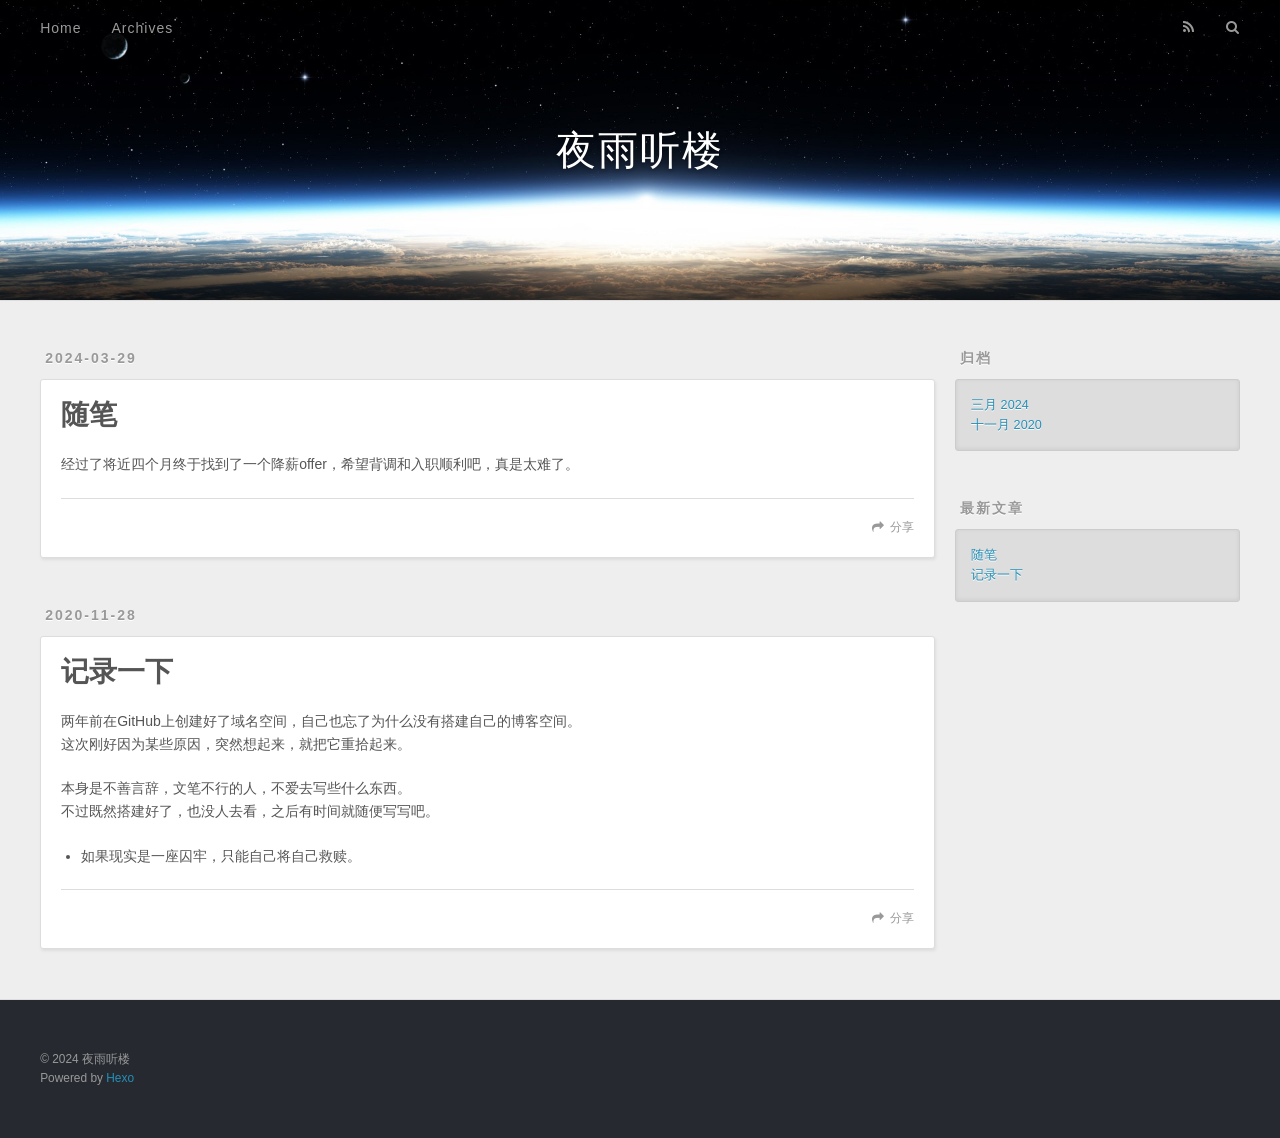
<file: index.html>
<!DOCTYPE html>
<html>
<head>
  <meta charset="utf-8">
  

  
  <title>夜雨听楼</title>
  <meta name="viewport" content="width=device-width, initial-scale=1, maximum-scale=1">
  <meta property="og:type" content="website">
<meta property="og:title" content="夜雨听楼">
<meta property="og:url" content="https://github.com/yeyutinglou/index.html">
<meta property="og:site_name" content="夜雨听楼">
<meta property="og:locale" content="zh_CN">
<meta property="article:author" content="夜雨听楼">
<meta name="twitter:card" content="summary">
  
    <link rel="alternate" href="/atom.xml" title="夜雨听楼" type="application/atom+xml">
  
  
    <link rel="icon" href="/favicon.png">
  
  
    <link href="//fonts.googleapis.com/css?family=Source+Code+Pro" rel="stylesheet" type="text/css">
  
  
<link rel="stylesheet" href="/css/style.css">

<meta name="generator" content="Hexo 5.2.0"></head>

<body>
  <div id="container">
    <div id="wrap">
      <header id="header">
  <div id="banner"></div>
  <div id="header-outer" class="outer">
    <div id="header-title" class="inner">
      <h1 id="logo-wrap">
        <a href="/" id="logo">夜雨听楼</a>
      </h1>
      
    </div>
    <div id="header-inner" class="inner">
      <nav id="main-nav">
        <a id="main-nav-toggle" class="nav-icon"></a>
        
          <a class="main-nav-link" href="/">Home</a>
        
          <a class="main-nav-link" href="/archives">Archives</a>
        
      </nav>
      <nav id="sub-nav">
        
          <a id="nav-rss-link" class="nav-icon" href="/atom.xml" title="RSS Feed"></a>
        
        <a id="nav-search-btn" class="nav-icon" title="搜索"></a>
      </nav>
      <div id="search-form-wrap">
        <form action="//google.com/search" method="get" accept-charset="UTF-8" class="search-form"><input type="search" name="q" class="search-form-input" placeholder="Search"><button type="submit" class="search-form-submit">&#xF002;</button><input type="hidden" name="sitesearch" value="https://github.com/yeyutinglou"></form>
      </div>
    </div>
  </div>
</header>
      <div class="outer">
        <section id="main">
  
    <article id="post-随笔" class="article article-type-post" itemscope itemprop="blogPost">
  <div class="article-meta">
    <a href="/2024/03/29/%E9%9A%8F%E7%AC%94/" class="article-date">
  <time datetime="2024-03-29T12:06:52.000Z" itemprop="datePublished">2024-03-29</time>
</a>
    
  </div>
  <div class="article-inner">
    
    
      <header class="article-header">
        
  
    <h1 itemprop="name">
      <a class="article-title" href="/2024/03/29/%E9%9A%8F%E7%AC%94/">随笔</a>
    </h1>
  

      </header>
    
    <div class="article-entry" itemprop="articleBody">
      
        <p>经过了将近四个月终于找到了一个降薪offer，希望背调和入职顺利吧，真是太难了。</p>

      
    </div>
    <footer class="article-footer">
      <a data-url="https://github.com/yeyutinglou/2024/03/29/%E9%9A%8F%E7%AC%94/" data-id="clucnsibp0000cx2u5fv957q3" class="article-share-link">分享</a>
      
      
    </footer>
  </div>
  
</article>


  
    <article id="post-首次记录" class="article article-type-post" itemscope itemprop="blogPost">
  <div class="article-meta">
    <a href="/2020/11/28/%E9%A6%96%E6%AC%A1%E8%AE%B0%E5%BD%95/" class="article-date">
  <time datetime="2020-11-28T11:45:28.395Z" itemprop="datePublished">2020-11-28</time>
</a>
    
  </div>
  <div class="article-inner">
    
    
      <header class="article-header">
        
  
    <h1 itemprop="name">
      <a class="article-title" href="/2020/11/28/%E9%A6%96%E6%AC%A1%E8%AE%B0%E5%BD%95/">记录一下</a>
    </h1>
  

      </header>
    
    <div class="article-entry" itemprop="articleBody">
      
        <p>两年前在GitHub上创建好了域名空间，自己也忘了为什么没有搭建自己的博客空间。<br>这次刚好因为某些原因，突然想起来，就把它重拾起来。</p>
<p>本身是不善言辞，文笔不行的人，不爱去写些什么东西。<br>不过既然搭建好了，也没人去看，之后有时间就随便写写吧。</p>
<ul>
<li>如果现实是一座囚牢，只能自己将自己救赎。</li>
</ul>

      
    </div>
    <footer class="article-footer">
      <a data-url="https://github.com/yeyutinglou/2020/11/28/%E9%A6%96%E6%AC%A1%E8%AE%B0%E5%BD%95/" data-id="clucnsicc0001cx2u2k9xcw19" class="article-share-link">分享</a>
      
      
    </footer>
  </div>
  
</article>


  


</section>
        
          <aside id="sidebar">
  
    

  
    

  
    
  
    
  <div class="widget-wrap">
    <h3 class="widget-title">归档</h3>
    <div class="widget">
      <ul class="archive-list"><li class="archive-list-item"><a class="archive-list-link" href="/archives/2024/03/">三月 2024</a></li><li class="archive-list-item"><a class="archive-list-link" href="/archives/2020/11/">十一月 2020</a></li></ul>
    </div>
  </div>


  
    
  <div class="widget-wrap">
    <h3 class="widget-title">最新文章</h3>
    <div class="widget">
      <ul>
        
          <li>
            <a href="/2024/03/29/%E9%9A%8F%E7%AC%94/">随笔</a>
          </li>
        
          <li>
            <a href="/2020/11/28/%E9%A6%96%E6%AC%A1%E8%AE%B0%E5%BD%95/">记录一下</a>
          </li>
        
      </ul>
    </div>
  </div>

  
</aside>
        
      </div>
      <footer id="footer">
  
  <div class="outer">
    <div id="footer-info" class="inner">
      &copy; 2024 夜雨听楼<br>
      Powered by <a href="http://hexo.io/" target="_blank">Hexo</a>
    </div>
  </div>
</footer>
    </div>
    <nav id="mobile-nav">
  
    <a href="/" class="mobile-nav-link">Home</a>
  
    <a href="/archives" class="mobile-nav-link">Archives</a>
  
</nav>
    

<script src="//ajax.googleapis.com/ajax/libs/jquery/2.0.3/jquery.min.js"></script>


  
<link rel="stylesheet" href="/fancybox/jquery.fancybox.css">

  
<script src="/fancybox/jquery.fancybox.pack.js"></script>




<script src="/js/script.js"></script>




  </div>
</body>
</html>
</file>
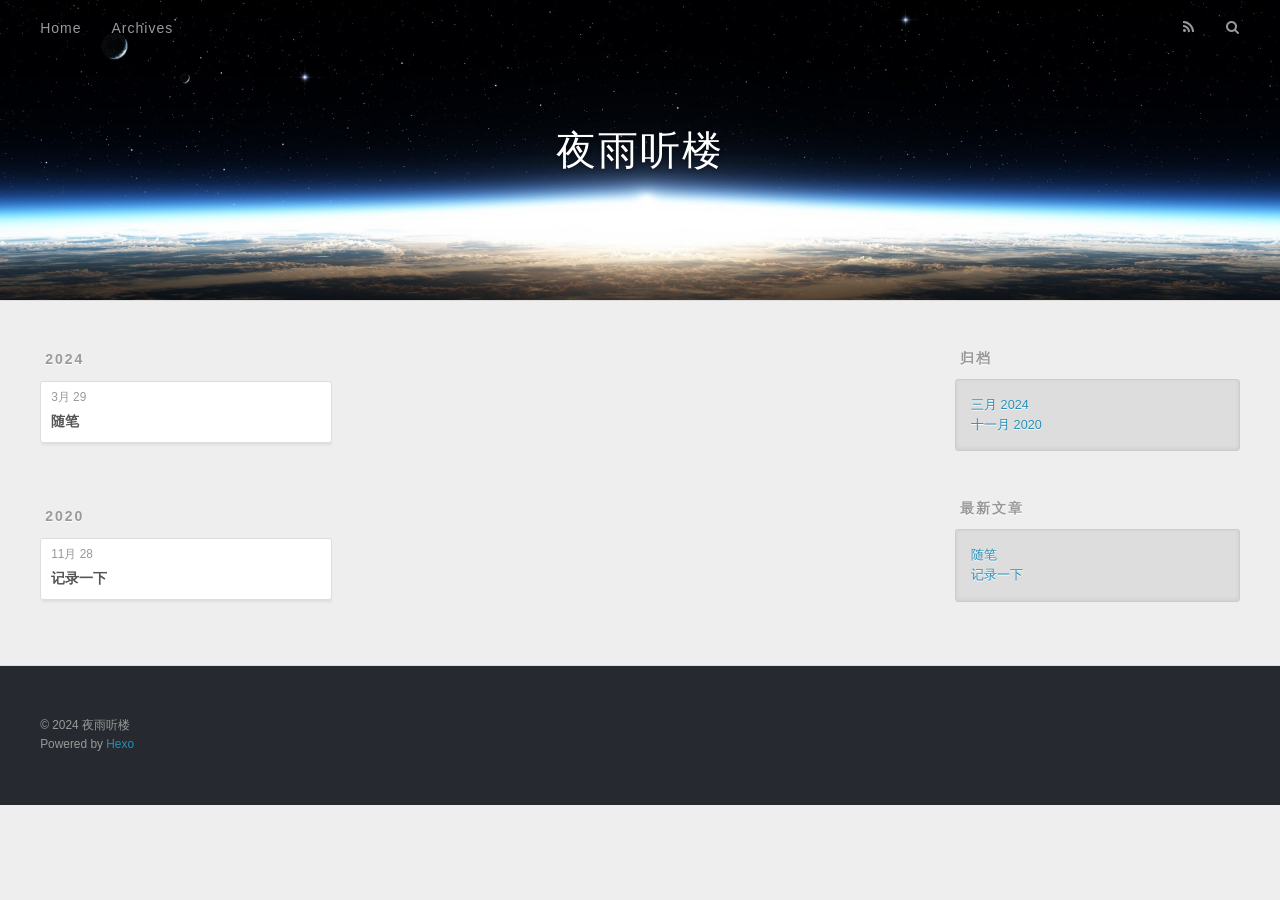
<file: archives/index.html>
<!DOCTYPE html>
<html>
<head>
  <meta charset="utf-8">
  

  
  <title>归档 | 夜雨听楼</title>
  <meta name="viewport" content="width=device-width, initial-scale=1, maximum-scale=1">
  <meta property="og:type" content="website">
<meta property="og:title" content="夜雨听楼">
<meta property="og:url" content="https://github.com/yeyutinglou/archives/index.html">
<meta property="og:site_name" content="夜雨听楼">
<meta property="og:locale" content="zh_CN">
<meta property="article:author" content="夜雨听楼">
<meta name="twitter:card" content="summary">
  
    <link rel="alternate" href="/atom.xml" title="夜雨听楼" type="application/atom+xml">
  
  
    <link rel="icon" href="/favicon.png">
  
  
    <link href="//fonts.googleapis.com/css?family=Source+Code+Pro" rel="stylesheet" type="text/css">
  
  
<link rel="stylesheet" href="/css/style.css">

<meta name="generator" content="Hexo 5.2.0"></head>

<body>
  <div id="container">
    <div id="wrap">
      <header id="header">
  <div id="banner"></div>
  <div id="header-outer" class="outer">
    <div id="header-title" class="inner">
      <h1 id="logo-wrap">
        <a href="/" id="logo">夜雨听楼</a>
      </h1>
      
    </div>
    <div id="header-inner" class="inner">
      <nav id="main-nav">
        <a id="main-nav-toggle" class="nav-icon"></a>
        
          <a class="main-nav-link" href="/">Home</a>
        
          <a class="main-nav-link" href="/archives">Archives</a>
        
      </nav>
      <nav id="sub-nav">
        
          <a id="nav-rss-link" class="nav-icon" href="/atom.xml" title="RSS Feed"></a>
        
        <a id="nav-search-btn" class="nav-icon" title="搜索"></a>
      </nav>
      <div id="search-form-wrap">
        <form action="//google.com/search" method="get" accept-charset="UTF-8" class="search-form"><input type="search" name="q" class="search-form-input" placeholder="Search"><button type="submit" class="search-form-submit">&#xF002;</button><input type="hidden" name="sitesearch" value="https://github.com/yeyutinglou"></form>
      </div>
    </div>
  </div>
</header>
      <div class="outer">
        <section id="main">
  
  
    
    
      
      
      <section class="archives-wrap">
        <div class="archive-year-wrap">
          <a href="/archives/2024" class="archive-year">2024</a>
        </div>
        <div class="archives">
    
    <article class="archive-article archive-type-post">
  <div class="archive-article-inner">
    <header class="archive-article-header">
      <a href="/2024/03/29/%E9%9A%8F%E7%AC%94/" class="archive-article-date">
  <time datetime="2024-03-29T12:06:52.000Z" itemprop="datePublished">3月 29</time>
</a>
      
  
    <h1 itemprop="name">
      <a class="archive-article-title" href="/2024/03/29/%E9%9A%8F%E7%AC%94/">随笔</a>
    </h1>
  

    </header>
  </div>
</article>
  
    
    
      
        </div></section>
      
      
      <section class="archives-wrap">
        <div class="archive-year-wrap">
          <a href="/archives/2020" class="archive-year">2020</a>
        </div>
        <div class="archives">
    
    <article class="archive-article archive-type-post">
  <div class="archive-article-inner">
    <header class="archive-article-header">
      <a href="/2020/11/28/%E9%A6%96%E6%AC%A1%E8%AE%B0%E5%BD%95/" class="archive-article-date">
  <time datetime="2020-11-28T11:45:28.395Z" itemprop="datePublished">11月 28</time>
</a>
      
  
    <h1 itemprop="name">
      <a class="archive-article-title" href="/2020/11/28/%E9%A6%96%E6%AC%A1%E8%AE%B0%E5%BD%95/">记录一下</a>
    </h1>
  

    </header>
  </div>
</article>
  
  
    </div></section>
  


</section>
        
          <aside id="sidebar">
  
    

  
    

  
    
  
    
  <div class="widget-wrap">
    <h3 class="widget-title">归档</h3>
    <div class="widget">
      <ul class="archive-list"><li class="archive-list-item"><a class="archive-list-link" href="/archives/2024/03/">三月 2024</a></li><li class="archive-list-item"><a class="archive-list-link" href="/archives/2020/11/">十一月 2020</a></li></ul>
    </div>
  </div>


  
    
  <div class="widget-wrap">
    <h3 class="widget-title">最新文章</h3>
    <div class="widget">
      <ul>
        
          <li>
            <a href="/2024/03/29/%E9%9A%8F%E7%AC%94/">随笔</a>
          </li>
        
          <li>
            <a href="/2020/11/28/%E9%A6%96%E6%AC%A1%E8%AE%B0%E5%BD%95/">记录一下</a>
          </li>
        
      </ul>
    </div>
  </div>

  
</aside>
        
      </div>
      <footer id="footer">
  
  <div class="outer">
    <div id="footer-info" class="inner">
      &copy; 2024 夜雨听楼<br>
      Powered by <a href="http://hexo.io/" target="_blank">Hexo</a>
    </div>
  </div>
</footer>
    </div>
    <nav id="mobile-nav">
  
    <a href="/" class="mobile-nav-link">Home</a>
  
    <a href="/archives" class="mobile-nav-link">Archives</a>
  
</nav>
    

<script src="//ajax.googleapis.com/ajax/libs/jquery/2.0.3/jquery.min.js"></script>


  
<link rel="stylesheet" href="/fancybox/jquery.fancybox.css">

  
<script src="/fancybox/jquery.fancybox.pack.js"></script>




<script src="/js/script.js"></script>




  </div>
</body>
</html>
</file>
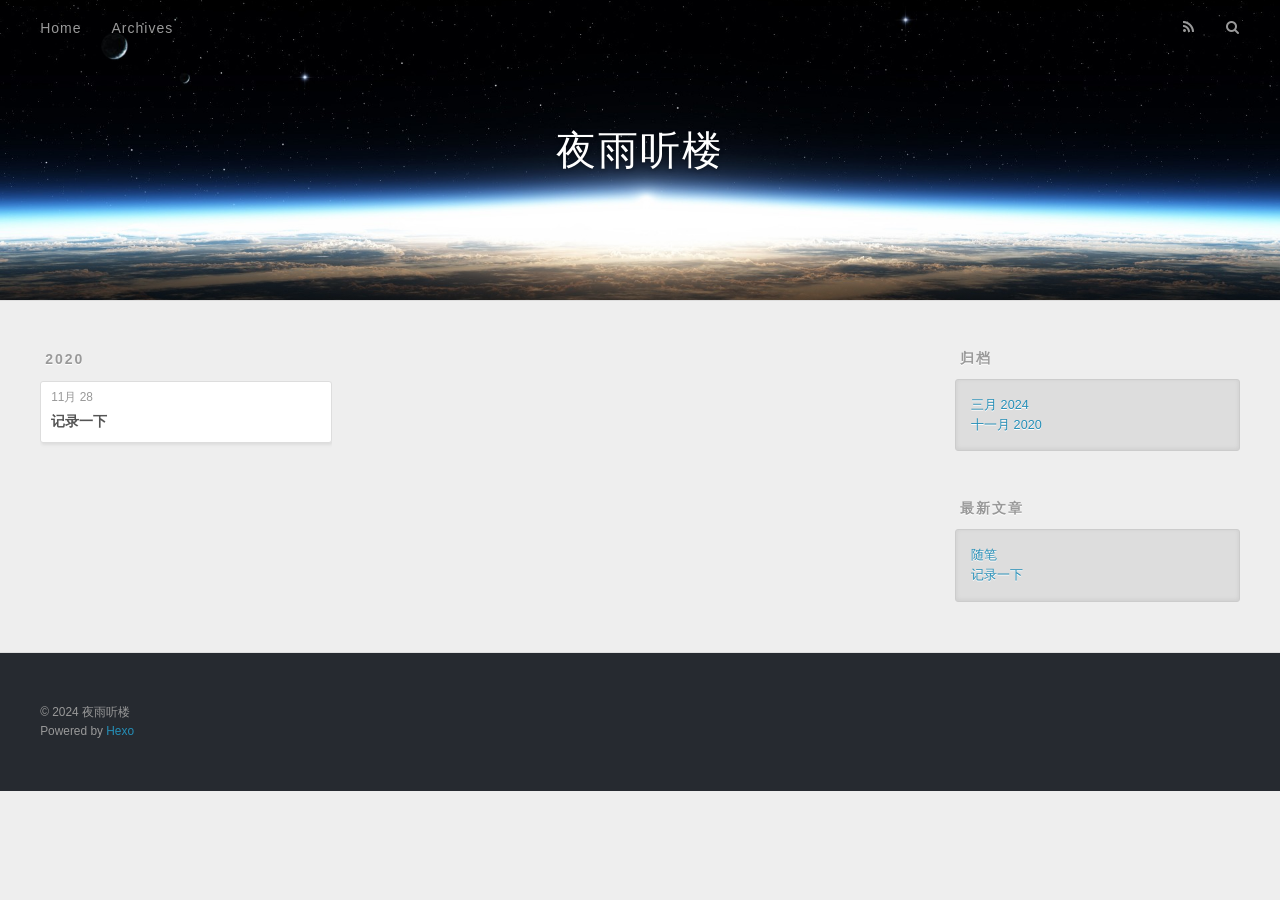
<file: archives/2020/index.html>
<!DOCTYPE html>
<html>
<head>
  <meta charset="utf-8">
  

  
  <title>归档: 2020 | 夜雨听楼</title>
  <meta name="viewport" content="width=device-width, initial-scale=1, maximum-scale=1">
  <meta property="og:type" content="website">
<meta property="og:title" content="夜雨听楼">
<meta property="og:url" content="https://github.com/yeyutinglou/archives/2020/index.html">
<meta property="og:site_name" content="夜雨听楼">
<meta property="og:locale" content="zh_CN">
<meta property="article:author" content="夜雨听楼">
<meta name="twitter:card" content="summary">
  
    <link rel="alternate" href="/atom.xml" title="夜雨听楼" type="application/atom+xml">
  
  
    <link rel="icon" href="/favicon.png">
  
  
    <link href="//fonts.googleapis.com/css?family=Source+Code+Pro" rel="stylesheet" type="text/css">
  
  
<link rel="stylesheet" href="/css/style.css">

<meta name="generator" content="Hexo 5.2.0"></head>

<body>
  <div id="container">
    <div id="wrap">
      <header id="header">
  <div id="banner"></div>
  <div id="header-outer" class="outer">
    <div id="header-title" class="inner">
      <h1 id="logo-wrap">
        <a href="/" id="logo">夜雨听楼</a>
      </h1>
      
    </div>
    <div id="header-inner" class="inner">
      <nav id="main-nav">
        <a id="main-nav-toggle" class="nav-icon"></a>
        
          <a class="main-nav-link" href="/">Home</a>
        
          <a class="main-nav-link" href="/archives">Archives</a>
        
      </nav>
      <nav id="sub-nav">
        
          <a id="nav-rss-link" class="nav-icon" href="/atom.xml" title="RSS Feed"></a>
        
        <a id="nav-search-btn" class="nav-icon" title="搜索"></a>
      </nav>
      <div id="search-form-wrap">
        <form action="//google.com/search" method="get" accept-charset="UTF-8" class="search-form"><input type="search" name="q" class="search-form-input" placeholder="Search"><button type="submit" class="search-form-submit">&#xF002;</button><input type="hidden" name="sitesearch" value="https://github.com/yeyutinglou"></form>
      </div>
    </div>
  </div>
</header>
      <div class="outer">
        <section id="main">
  
  
    
    
      
      
      <section class="archives-wrap">
        <div class="archive-year-wrap">
          <a href="/archives/2020" class="archive-year">2020</a>
        </div>
        <div class="archives">
    
    <article class="archive-article archive-type-post">
  <div class="archive-article-inner">
    <header class="archive-article-header">
      <a href="/2020/11/28/%E9%A6%96%E6%AC%A1%E8%AE%B0%E5%BD%95/" class="archive-article-date">
  <time datetime="2020-11-28T11:45:28.395Z" itemprop="datePublished">11月 28</time>
</a>
      
  
    <h1 itemprop="name">
      <a class="archive-article-title" href="/2020/11/28/%E9%A6%96%E6%AC%A1%E8%AE%B0%E5%BD%95/">记录一下</a>
    </h1>
  

    </header>
  </div>
</article>
  
  
    </div></section>
  


</section>
        
          <aside id="sidebar">
  
    

  
    

  
    
  
    
  <div class="widget-wrap">
    <h3 class="widget-title">归档</h3>
    <div class="widget">
      <ul class="archive-list"><li class="archive-list-item"><a class="archive-list-link" href="/archives/2024/03/">三月 2024</a></li><li class="archive-list-item"><a class="archive-list-link" href="/archives/2020/11/">十一月 2020</a></li></ul>
    </div>
  </div>


  
    
  <div class="widget-wrap">
    <h3 class="widget-title">最新文章</h3>
    <div class="widget">
      <ul>
        
          <li>
            <a href="/2024/03/29/%E9%9A%8F%E7%AC%94/">随笔</a>
          </li>
        
          <li>
            <a href="/2020/11/28/%E9%A6%96%E6%AC%A1%E8%AE%B0%E5%BD%95/">记录一下</a>
          </li>
        
      </ul>
    </div>
  </div>

  
</aside>
        
      </div>
      <footer id="footer">
  
  <div class="outer">
    <div id="footer-info" class="inner">
      &copy; 2024 夜雨听楼<br>
      Powered by <a href="http://hexo.io/" target="_blank">Hexo</a>
    </div>
  </div>
</footer>
    </div>
    <nav id="mobile-nav">
  
    <a href="/" class="mobile-nav-link">Home</a>
  
    <a href="/archives" class="mobile-nav-link">Archives</a>
  
</nav>
    

<script src="//ajax.googleapis.com/ajax/libs/jquery/2.0.3/jquery.min.js"></script>


  
<link rel="stylesheet" href="/fancybox/jquery.fancybox.css">

  
<script src="/fancybox/jquery.fancybox.pack.js"></script>




<script src="/js/script.js"></script>




  </div>
</body>
</html>
</file>
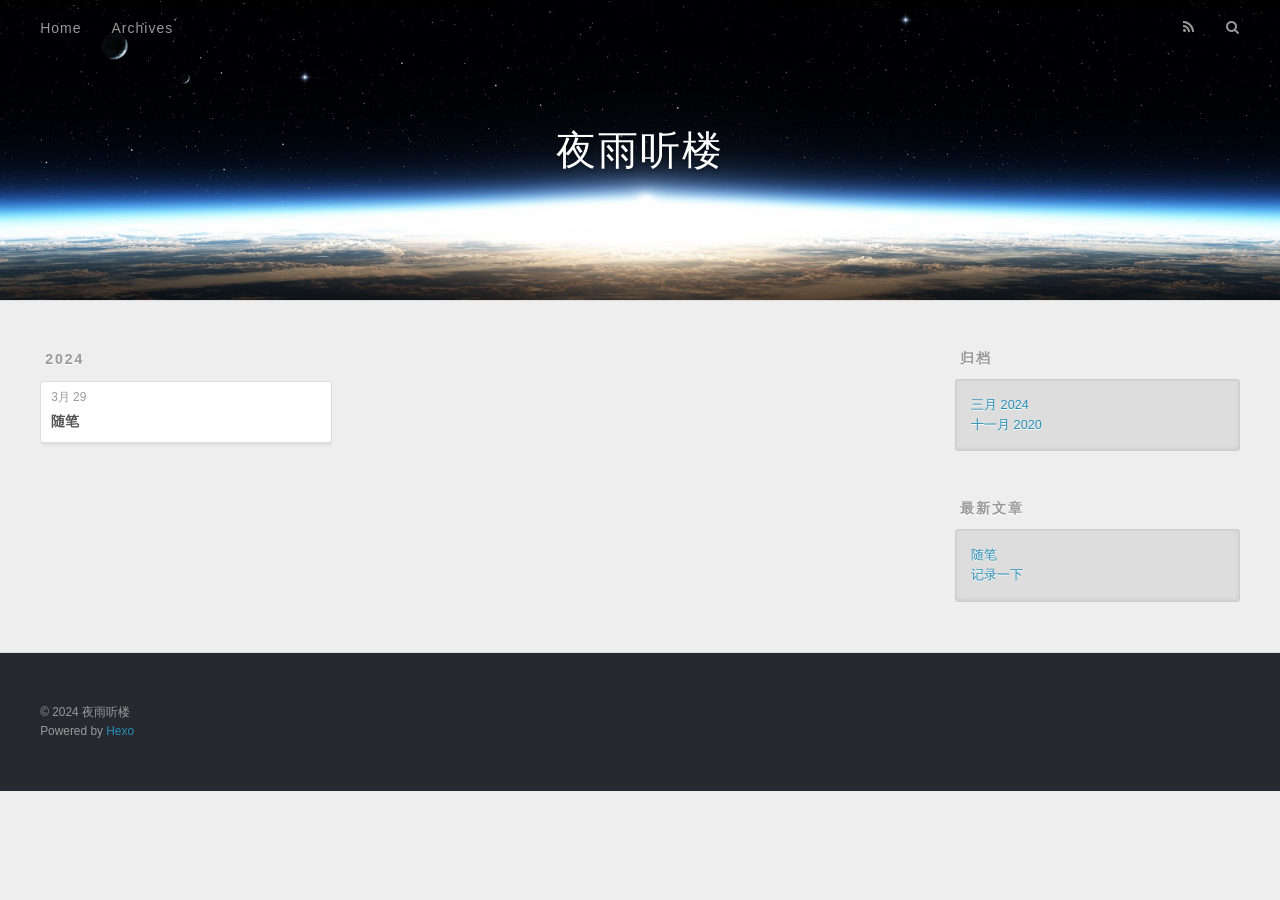
<file: archives/2024/index.html>
<!DOCTYPE html>
<html>
<head>
  <meta charset="utf-8">
  

  
  <title>归档: 2024 | 夜雨听楼</title>
  <meta name="viewport" content="width=device-width, initial-scale=1, maximum-scale=1">
  <meta property="og:type" content="website">
<meta property="og:title" content="夜雨听楼">
<meta property="og:url" content="https://github.com/yeyutinglou/archives/2024/index.html">
<meta property="og:site_name" content="夜雨听楼">
<meta property="og:locale" content="zh_CN">
<meta property="article:author" content="夜雨听楼">
<meta name="twitter:card" content="summary">
  
    <link rel="alternate" href="/atom.xml" title="夜雨听楼" type="application/atom+xml">
  
  
    <link rel="icon" href="/favicon.png">
  
  
    <link href="//fonts.googleapis.com/css?family=Source+Code+Pro" rel="stylesheet" type="text/css">
  
  
<link rel="stylesheet" href="/css/style.css">

<meta name="generator" content="Hexo 5.2.0"></head>

<body>
  <div id="container">
    <div id="wrap">
      <header id="header">
  <div id="banner"></div>
  <div id="header-outer" class="outer">
    <div id="header-title" class="inner">
      <h1 id="logo-wrap">
        <a href="/" id="logo">夜雨听楼</a>
      </h1>
      
    </div>
    <div id="header-inner" class="inner">
      <nav id="main-nav">
        <a id="main-nav-toggle" class="nav-icon"></a>
        
          <a class="main-nav-link" href="/">Home</a>
        
          <a class="main-nav-link" href="/archives">Archives</a>
        
      </nav>
      <nav id="sub-nav">
        
          <a id="nav-rss-link" class="nav-icon" href="/atom.xml" title="RSS Feed"></a>
        
        <a id="nav-search-btn" class="nav-icon" title="搜索"></a>
      </nav>
      <div id="search-form-wrap">
        <form action="//google.com/search" method="get" accept-charset="UTF-8" class="search-form"><input type="search" name="q" class="search-form-input" placeholder="Search"><button type="submit" class="search-form-submit">&#xF002;</button><input type="hidden" name="sitesearch" value="https://github.com/yeyutinglou"></form>
      </div>
    </div>
  </div>
</header>
      <div class="outer">
        <section id="main">
  
  
    
    
      
      
      <section class="archives-wrap">
        <div class="archive-year-wrap">
          <a href="/archives/2024" class="archive-year">2024</a>
        </div>
        <div class="archives">
    
    <article class="archive-article archive-type-post">
  <div class="archive-article-inner">
    <header class="archive-article-header">
      <a href="/2024/03/29/%E9%9A%8F%E7%AC%94/" class="archive-article-date">
  <time datetime="2024-03-29T12:06:52.000Z" itemprop="datePublished">3月 29</time>
</a>
      
  
    <h1 itemprop="name">
      <a class="archive-article-title" href="/2024/03/29/%E9%9A%8F%E7%AC%94/">随笔</a>
    </h1>
  

    </header>
  </div>
</article>
  
  
    </div></section>
  


</section>
        
          <aside id="sidebar">
  
    

  
    

  
    
  
    
  <div class="widget-wrap">
    <h3 class="widget-title">归档</h3>
    <div class="widget">
      <ul class="archive-list"><li class="archive-list-item"><a class="archive-list-link" href="/archives/2024/03/">三月 2024</a></li><li class="archive-list-item"><a class="archive-list-link" href="/archives/2020/11/">十一月 2020</a></li></ul>
    </div>
  </div>


  
    
  <div class="widget-wrap">
    <h3 class="widget-title">最新文章</h3>
    <div class="widget">
      <ul>
        
          <li>
            <a href="/2024/03/29/%E9%9A%8F%E7%AC%94/">随笔</a>
          </li>
        
          <li>
            <a href="/2020/11/28/%E9%A6%96%E6%AC%A1%E8%AE%B0%E5%BD%95/">记录一下</a>
          </li>
        
      </ul>
    </div>
  </div>

  
</aside>
        
      </div>
      <footer id="footer">
  
  <div class="outer">
    <div id="footer-info" class="inner">
      &copy; 2024 夜雨听楼<br>
      Powered by <a href="http://hexo.io/" target="_blank">Hexo</a>
    </div>
  </div>
</footer>
    </div>
    <nav id="mobile-nav">
  
    <a href="/" class="mobile-nav-link">Home</a>
  
    <a href="/archives" class="mobile-nav-link">Archives</a>
  
</nav>
    

<script src="//ajax.googleapis.com/ajax/libs/jquery/2.0.3/jquery.min.js"></script>


  
<link rel="stylesheet" href="/fancybox/jquery.fancybox.css">

  
<script src="/fancybox/jquery.fancybox.pack.js"></script>




<script src="/js/script.js"></script>




  </div>
</body>
</html>
</file>
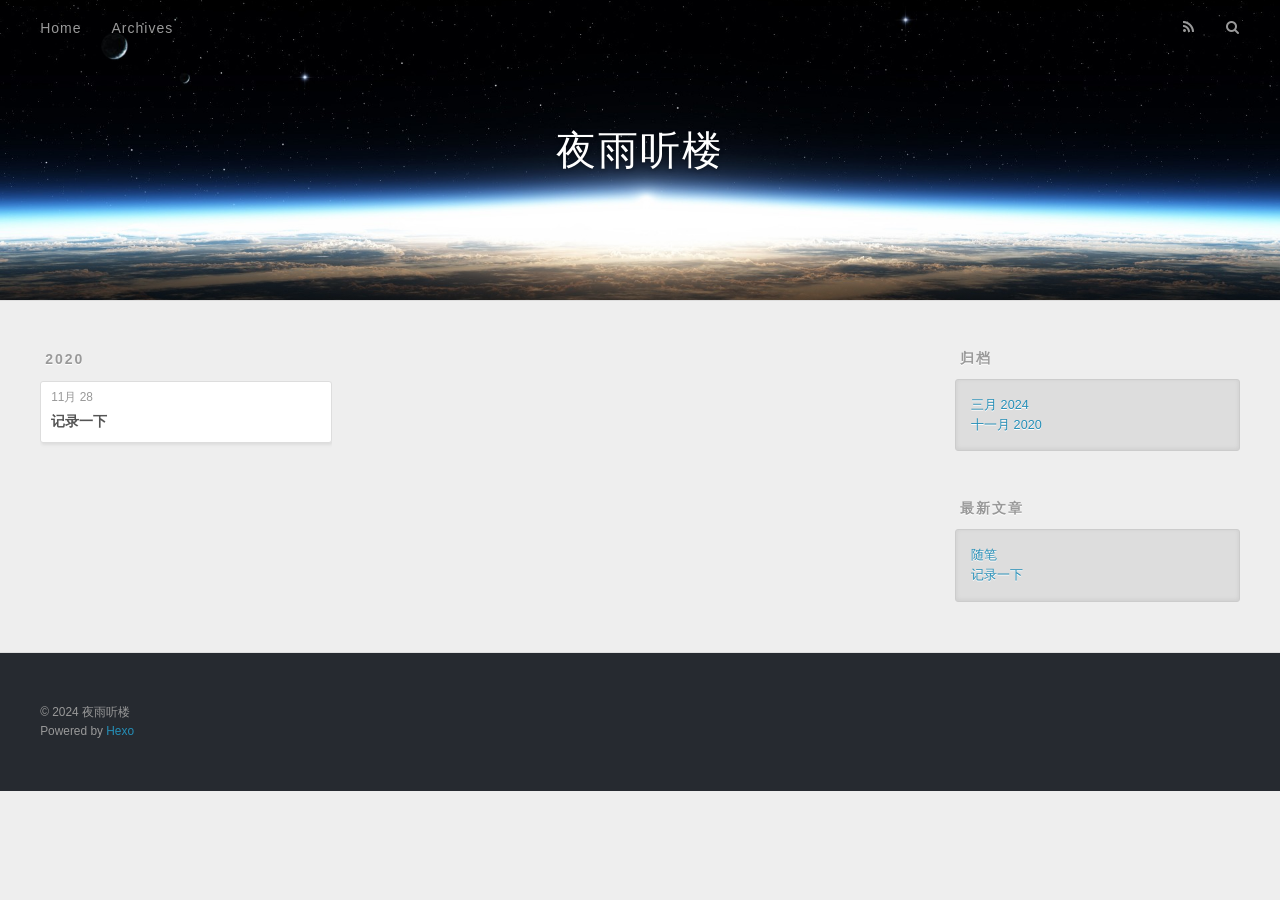
<file: archives/2020/11/index.html>
<!DOCTYPE html>
<html>
<head>
  <meta charset="utf-8">
  

  
  <title>归档: 2020/11 | 夜雨听楼</title>
  <meta name="viewport" content="width=device-width, initial-scale=1, maximum-scale=1">
  <meta property="og:type" content="website">
<meta property="og:title" content="夜雨听楼">
<meta property="og:url" content="https://github.com/yeyutinglou/archives/2020/11/index.html">
<meta property="og:site_name" content="夜雨听楼">
<meta property="og:locale" content="zh_CN">
<meta property="article:author" content="夜雨听楼">
<meta name="twitter:card" content="summary">
  
    <link rel="alternate" href="/atom.xml" title="夜雨听楼" type="application/atom+xml">
  
  
    <link rel="icon" href="/favicon.png">
  
  
    <link href="//fonts.googleapis.com/css?family=Source+Code+Pro" rel="stylesheet" type="text/css">
  
  
<link rel="stylesheet" href="/css/style.css">

<meta name="generator" content="Hexo 5.2.0"></head>

<body>
  <div id="container">
    <div id="wrap">
      <header id="header">
  <div id="banner"></div>
  <div id="header-outer" class="outer">
    <div id="header-title" class="inner">
      <h1 id="logo-wrap">
        <a href="/" id="logo">夜雨听楼</a>
      </h1>
      
    </div>
    <div id="header-inner" class="inner">
      <nav id="main-nav">
        <a id="main-nav-toggle" class="nav-icon"></a>
        
          <a class="main-nav-link" href="/">Home</a>
        
          <a class="main-nav-link" href="/archives">Archives</a>
        
      </nav>
      <nav id="sub-nav">
        
          <a id="nav-rss-link" class="nav-icon" href="/atom.xml" title="RSS Feed"></a>
        
        <a id="nav-search-btn" class="nav-icon" title="搜索"></a>
      </nav>
      <div id="search-form-wrap">
        <form action="//google.com/search" method="get" accept-charset="UTF-8" class="search-form"><input type="search" name="q" class="search-form-input" placeholder="Search"><button type="submit" class="search-form-submit">&#xF002;</button><input type="hidden" name="sitesearch" value="https://github.com/yeyutinglou"></form>
      </div>
    </div>
  </div>
</header>
      <div class="outer">
        <section id="main">
  
  
    
    
      
      
      <section class="archives-wrap">
        <div class="archive-year-wrap">
          <a href="/archives/2020" class="archive-year">2020</a>
        </div>
        <div class="archives">
    
    <article class="archive-article archive-type-post">
  <div class="archive-article-inner">
    <header class="archive-article-header">
      <a href="/2020/11/28/%E9%A6%96%E6%AC%A1%E8%AE%B0%E5%BD%95/" class="archive-article-date">
  <time datetime="2020-11-28T11:45:28.395Z" itemprop="datePublished">11月 28</time>
</a>
      
  
    <h1 itemprop="name">
      <a class="archive-article-title" href="/2020/11/28/%E9%A6%96%E6%AC%A1%E8%AE%B0%E5%BD%95/">记录一下</a>
    </h1>
  

    </header>
  </div>
</article>
  
  
    </div></section>
  


</section>
        
          <aside id="sidebar">
  
    

  
    

  
    
  
    
  <div class="widget-wrap">
    <h3 class="widget-title">归档</h3>
    <div class="widget">
      <ul class="archive-list"><li class="archive-list-item"><a class="archive-list-link" href="/archives/2024/03/">三月 2024</a></li><li class="archive-list-item"><a class="archive-list-link" href="/archives/2020/11/">十一月 2020</a></li></ul>
    </div>
  </div>


  
    
  <div class="widget-wrap">
    <h3 class="widget-title">最新文章</h3>
    <div class="widget">
      <ul>
        
          <li>
            <a href="/2024/03/29/%E9%9A%8F%E7%AC%94/">随笔</a>
          </li>
        
          <li>
            <a href="/2020/11/28/%E9%A6%96%E6%AC%A1%E8%AE%B0%E5%BD%95/">记录一下</a>
          </li>
        
      </ul>
    </div>
  </div>

  
</aside>
        
      </div>
      <footer id="footer">
  
  <div class="outer">
    <div id="footer-info" class="inner">
      &copy; 2024 夜雨听楼<br>
      Powered by <a href="http://hexo.io/" target="_blank">Hexo</a>
    </div>
  </div>
</footer>
    </div>
    <nav id="mobile-nav">
  
    <a href="/" class="mobile-nav-link">Home</a>
  
    <a href="/archives" class="mobile-nav-link">Archives</a>
  
</nav>
    

<script src="//ajax.googleapis.com/ajax/libs/jquery/2.0.3/jquery.min.js"></script>


  
<link rel="stylesheet" href="/fancybox/jquery.fancybox.css">

  
<script src="/fancybox/jquery.fancybox.pack.js"></script>




<script src="/js/script.js"></script>




  </div>
</body>
</html>
</file>
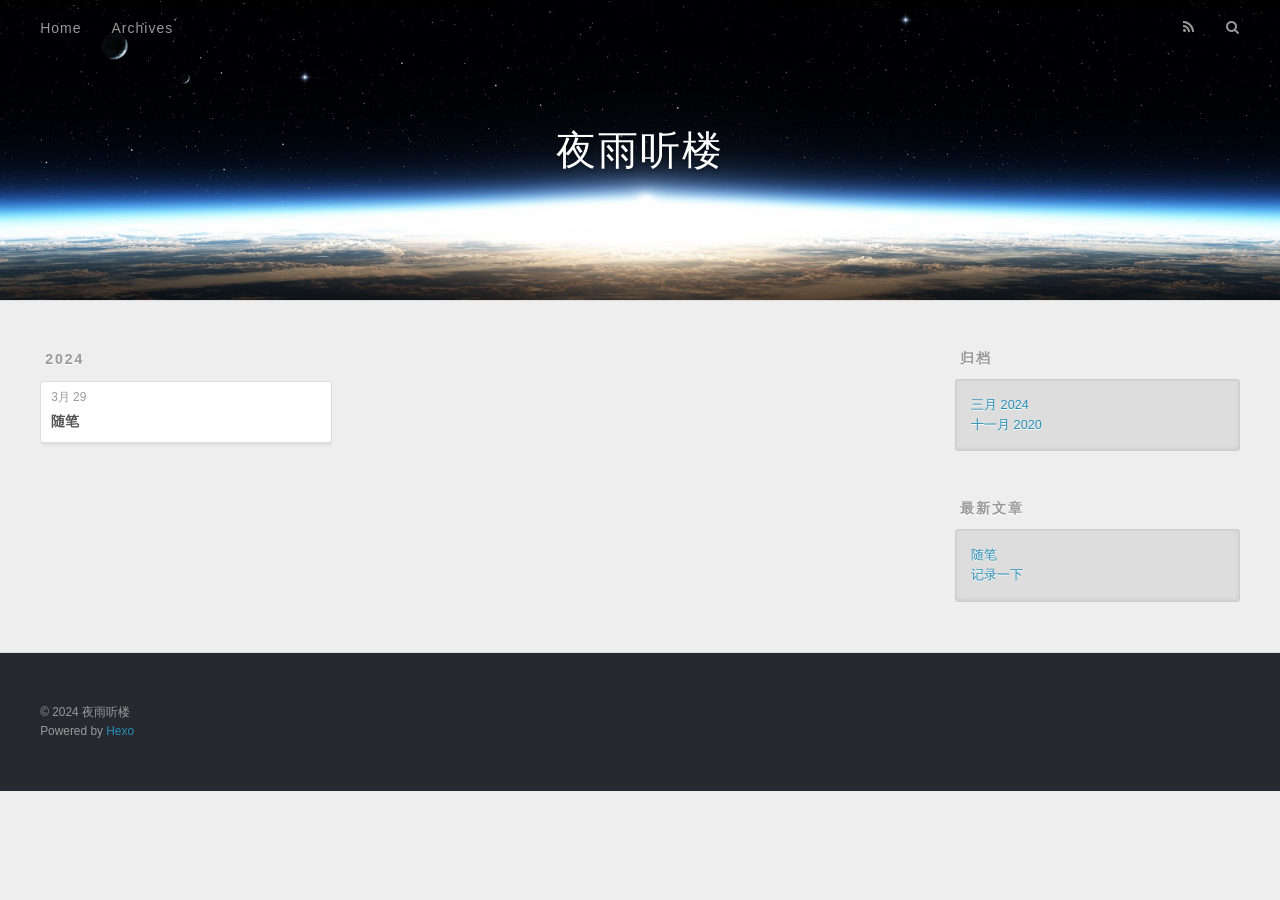
<file: archives/2024/03/index.html>
<!DOCTYPE html>
<html>
<head>
  <meta charset="utf-8">
  

  
  <title>归档: 2024/3 | 夜雨听楼</title>
  <meta name="viewport" content="width=device-width, initial-scale=1, maximum-scale=1">
  <meta property="og:type" content="website">
<meta property="og:title" content="夜雨听楼">
<meta property="og:url" content="https://github.com/yeyutinglou/archives/2024/03/index.html">
<meta property="og:site_name" content="夜雨听楼">
<meta property="og:locale" content="zh_CN">
<meta property="article:author" content="夜雨听楼">
<meta name="twitter:card" content="summary">
  
    <link rel="alternate" href="/atom.xml" title="夜雨听楼" type="application/atom+xml">
  
  
    <link rel="icon" href="/favicon.png">
  
  
    <link href="//fonts.googleapis.com/css?family=Source+Code+Pro" rel="stylesheet" type="text/css">
  
  
<link rel="stylesheet" href="/css/style.css">

<meta name="generator" content="Hexo 5.2.0"></head>

<body>
  <div id="container">
    <div id="wrap">
      <header id="header">
  <div id="banner"></div>
  <div id="header-outer" class="outer">
    <div id="header-title" class="inner">
      <h1 id="logo-wrap">
        <a href="/" id="logo">夜雨听楼</a>
      </h1>
      
    </div>
    <div id="header-inner" class="inner">
      <nav id="main-nav">
        <a id="main-nav-toggle" class="nav-icon"></a>
        
          <a class="main-nav-link" href="/">Home</a>
        
          <a class="main-nav-link" href="/archives">Archives</a>
        
      </nav>
      <nav id="sub-nav">
        
          <a id="nav-rss-link" class="nav-icon" href="/atom.xml" title="RSS Feed"></a>
        
        <a id="nav-search-btn" class="nav-icon" title="搜索"></a>
      </nav>
      <div id="search-form-wrap">
        <form action="//google.com/search" method="get" accept-charset="UTF-8" class="search-form"><input type="search" name="q" class="search-form-input" placeholder="Search"><button type="submit" class="search-form-submit">&#xF002;</button><input type="hidden" name="sitesearch" value="https://github.com/yeyutinglou"></form>
      </div>
    </div>
  </div>
</header>
      <div class="outer">
        <section id="main">
  
  
    
    
      
      
      <section class="archives-wrap">
        <div class="archive-year-wrap">
          <a href="/archives/2024" class="archive-year">2024</a>
        </div>
        <div class="archives">
    
    <article class="archive-article archive-type-post">
  <div class="archive-article-inner">
    <header class="archive-article-header">
      <a href="/2024/03/29/%E9%9A%8F%E7%AC%94/" class="archive-article-date">
  <time datetime="2024-03-29T12:06:52.000Z" itemprop="datePublished">3月 29</time>
</a>
      
  
    <h1 itemprop="name">
      <a class="archive-article-title" href="/2024/03/29/%E9%9A%8F%E7%AC%94/">随笔</a>
    </h1>
  

    </header>
  </div>
</article>
  
  
    </div></section>
  


</section>
        
          <aside id="sidebar">
  
    

  
    

  
    
  
    
  <div class="widget-wrap">
    <h3 class="widget-title">归档</h3>
    <div class="widget">
      <ul class="archive-list"><li class="archive-list-item"><a class="archive-list-link" href="/archives/2024/03/">三月 2024</a></li><li class="archive-list-item"><a class="archive-list-link" href="/archives/2020/11/">十一月 2020</a></li></ul>
    </div>
  </div>


  
    
  <div class="widget-wrap">
    <h3 class="widget-title">最新文章</h3>
    <div class="widget">
      <ul>
        
          <li>
            <a href="/2024/03/29/%E9%9A%8F%E7%AC%94/">随笔</a>
          </li>
        
          <li>
            <a href="/2020/11/28/%E9%A6%96%E6%AC%A1%E8%AE%B0%E5%BD%95/">记录一下</a>
          </li>
        
      </ul>
    </div>
  </div>

  
</aside>
        
      </div>
      <footer id="footer">
  
  <div class="outer">
    <div id="footer-info" class="inner">
      &copy; 2024 夜雨听楼<br>
      Powered by <a href="http://hexo.io/" target="_blank">Hexo</a>
    </div>
  </div>
</footer>
    </div>
    <nav id="mobile-nav">
  
    <a href="/" class="mobile-nav-link">Home</a>
  
    <a href="/archives" class="mobile-nav-link">Archives</a>
  
</nav>
    

<script src="//ajax.googleapis.com/ajax/libs/jquery/2.0.3/jquery.min.js"></script>


  
<link rel="stylesheet" href="/fancybox/jquery.fancybox.css">

  
<script src="/fancybox/jquery.fancybox.pack.js"></script>




<script src="/js/script.js"></script>




  </div>
</body>
</html>
</file>
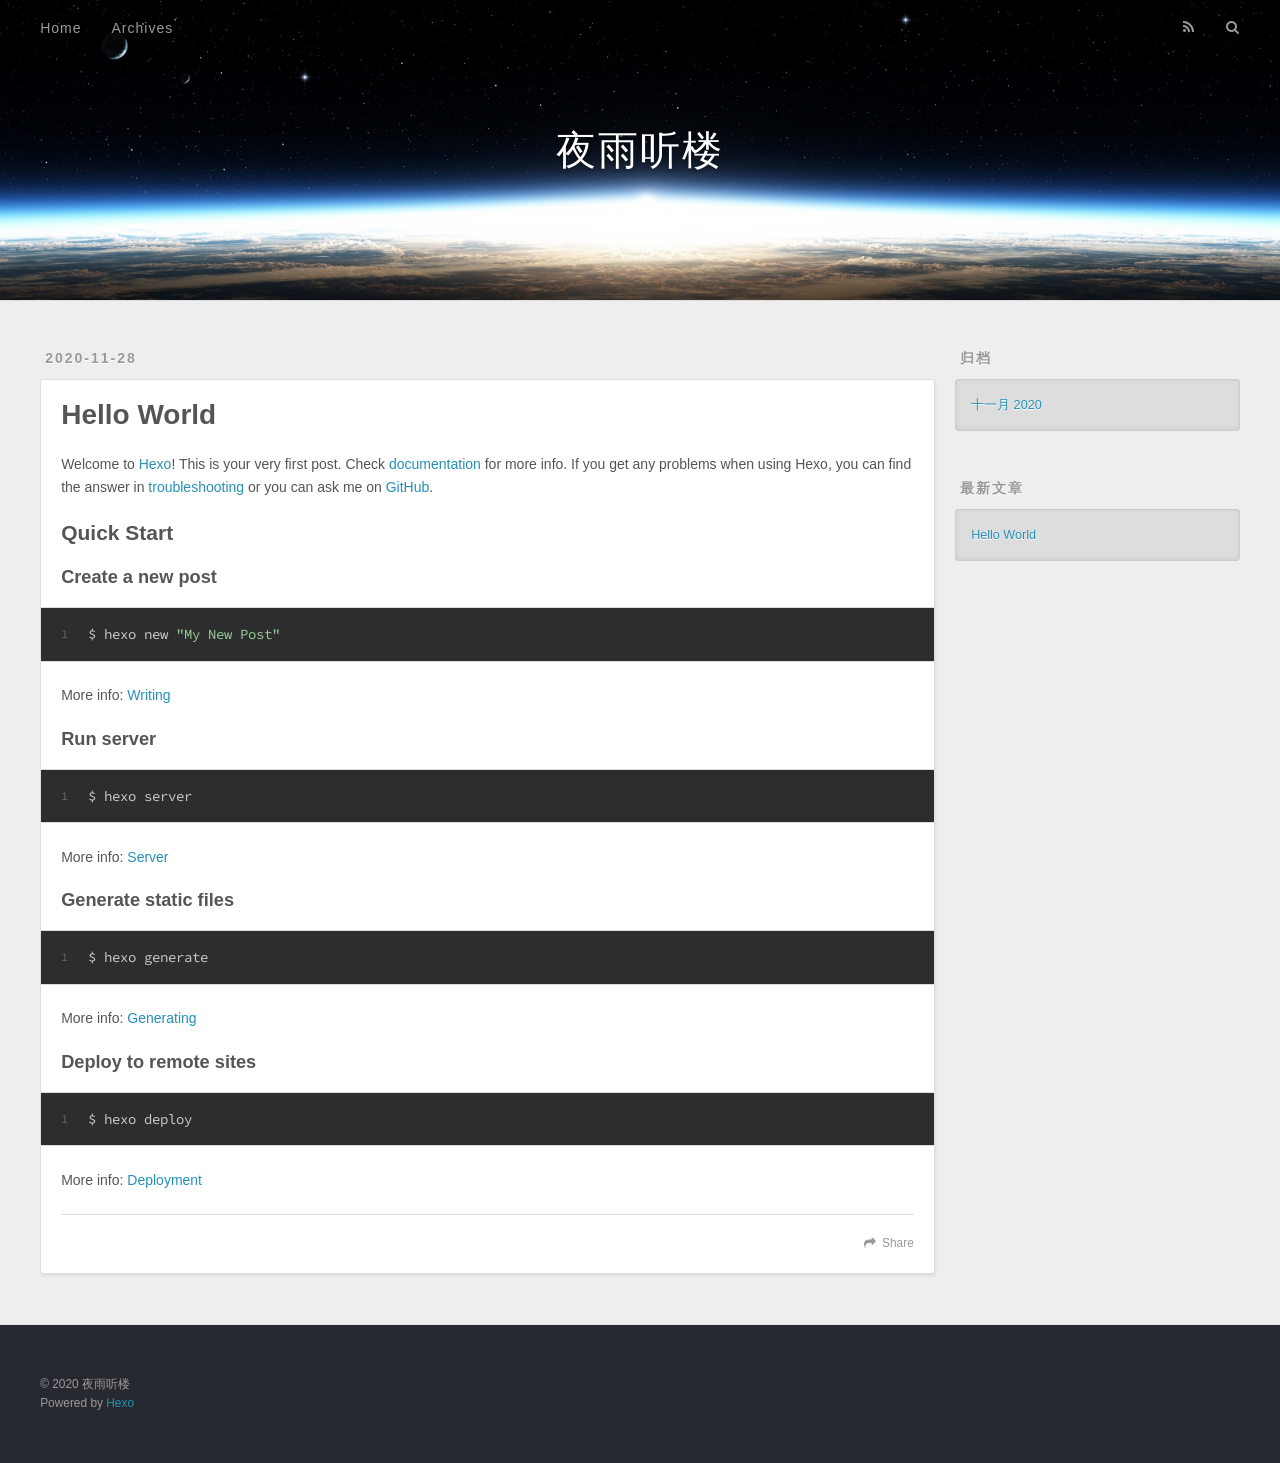
<file: 2020/11/28/hello-world/index.html>
<!DOCTYPE html>
<html>
<head>
  <meta charset="utf-8">
  

  
  <title>Hello World | 夜雨听楼</title>
  <meta name="viewport" content="width=device-width, initial-scale=1, maximum-scale=1">
  <meta name="description" content="Welcome to Hexo! This is your very first post. Check documentation for more info. If you get any problems when using Hexo, you can find the answer in troubleshooting or you can ask me on GitHub. Quick">
<meta property="og:type" content="article">
<meta property="og:title" content="Hello World">
<meta property="og:url" content="https://github.com/yeyutinglou/2020/11/28/hello-world/index.html">
<meta property="og:site_name" content="夜雨听楼">
<meta property="og:description" content="Welcome to Hexo! This is your very first post. Check documentation for more info. If you get any problems when using Hexo, you can find the answer in troubleshooting or you can ask me on GitHub. Quick">
<meta property="og:locale" content="zh_CN">
<meta property="article:published_time" content="2020-11-28T11:45:28.395Z">
<meta property="article:modified_time" content="2020-11-28T11:45:28.395Z">
<meta property="article:author" content="夜雨听楼">
<meta name="twitter:card" content="summary">
  
    <link rel="alternate" href="/atom.xml" title="夜雨听楼" type="application/atom+xml">
  
  
    <link rel="icon" href="/favicon.png">
  
  
    <link href="//fonts.googleapis.com/css?family=Source+Code+Pro" rel="stylesheet" type="text/css">
  
  
<link rel="stylesheet" href="/css/style.css">

<meta name="generator" content="Hexo 5.2.0"></head>

<body>
  <div id="container">
    <div id="wrap">
      <header id="header">
  <div id="banner"></div>
  <div id="header-outer" class="outer">
    <div id="header-title" class="inner">
      <h1 id="logo-wrap">
        <a href="/" id="logo">夜雨听楼</a>
      </h1>
      
    </div>
    <div id="header-inner" class="inner">
      <nav id="main-nav">
        <a id="main-nav-toggle" class="nav-icon"></a>
        
          <a class="main-nav-link" href="/">Home</a>
        
          <a class="main-nav-link" href="/archives">Archives</a>
        
      </nav>
      <nav id="sub-nav">
        
          <a id="nav-rss-link" class="nav-icon" href="/atom.xml" title="RSS Feed"></a>
        
        <a id="nav-search-btn" class="nav-icon" title="搜索"></a>
      </nav>
      <div id="search-form-wrap">
        <form action="//google.com/search" method="get" accept-charset="UTF-8" class="search-form"><input type="search" name="q" class="search-form-input" placeholder="Search"><button type="submit" class="search-form-submit">&#xF002;</button><input type="hidden" name="sitesearch" value="https://github.com/yeyutinglou"></form>
      </div>
    </div>
  </div>
</header>
      <div class="outer">
        <section id="main"><article id="post-hello-world" class="article article-type-post" itemscope itemprop="blogPost">
  <div class="article-meta">
    <a href="/2020/11/28/hello-world/" class="article-date">
  <time datetime="2020-11-28T11:45:28.395Z" itemprop="datePublished">2020-11-28</time>
</a>
    
  </div>
  <div class="article-inner">
    
    
      <header class="article-header">
        
  
    <h1 class="article-title" itemprop="name">
      Hello World
    </h1>
  

      </header>
    
    <div class="article-entry" itemprop="articleBody">
      
        <p>Welcome to <a target="_blank" rel="noopener" href="https://hexo.io/">Hexo</a>! This is your very first post. Check <a target="_blank" rel="noopener" href="https://hexo.io/docs/">documentation</a> for more info. If you get any problems when using Hexo, you can find the answer in <a target="_blank" rel="noopener" href="https://hexo.io/docs/troubleshooting.html">troubleshooting</a> or you can ask me on <a href="https://github.com/hexojs/hexo/issues">GitHub</a>.</p>
<h2 id="Quick-Start"><a href="#Quick-Start" class="headerlink" title="Quick Start"></a>Quick Start</h2><h3 id="Create-a-new-post"><a href="#Create-a-new-post" class="headerlink" title="Create a new post"></a>Create a new post</h3><figure class="highlight bash"><table><tr><td class="gutter"><pre><span class="line">1</span><br></pre></td><td class="code"><pre><span class="line">$ hexo new <span class="string">&quot;My New Post&quot;</span></span><br></pre></td></tr></table></figure>

<p>More info: <a target="_blank" rel="noopener" href="https://hexo.io/docs/writing.html">Writing</a></p>
<h3 id="Run-server"><a href="#Run-server" class="headerlink" title="Run server"></a>Run server</h3><figure class="highlight bash"><table><tr><td class="gutter"><pre><span class="line">1</span><br></pre></td><td class="code"><pre><span class="line">$ hexo server</span><br></pre></td></tr></table></figure>

<p>More info: <a target="_blank" rel="noopener" href="https://hexo.io/docs/server.html">Server</a></p>
<h3 id="Generate-static-files"><a href="#Generate-static-files" class="headerlink" title="Generate static files"></a>Generate static files</h3><figure class="highlight bash"><table><tr><td class="gutter"><pre><span class="line">1</span><br></pre></td><td class="code"><pre><span class="line">$ hexo generate</span><br></pre></td></tr></table></figure>

<p>More info: <a target="_blank" rel="noopener" href="https://hexo.io/docs/generating.html">Generating</a></p>
<h3 id="Deploy-to-remote-sites"><a href="#Deploy-to-remote-sites" class="headerlink" title="Deploy to remote sites"></a>Deploy to remote sites</h3><figure class="highlight bash"><table><tr><td class="gutter"><pre><span class="line">1</span><br></pre></td><td class="code"><pre><span class="line">$ hexo deploy</span><br></pre></td></tr></table></figure>

<p>More info: <a target="_blank" rel="noopener" href="https://hexo.io/docs/one-command-deployment.html">Deployment</a></p>

      
    </div>
    <footer class="article-footer">
      <a data-url="https://github.com/yeyutinglou/2020/11/28/hello-world/" data-id="cki1q1iva0000imje1brl4div" class="article-share-link">Share</a>
      
      
    </footer>
  </div>
  
    
  
</article>

</section>
        
          <aside id="sidebar">
  
    

  
    

  
    
  
    
  <div class="widget-wrap">
    <h3 class="widget-title">归档</h3>
    <div class="widget">
      <ul class="archive-list"><li class="archive-list-item"><a class="archive-list-link" href="/archives/2020/11/">十一月 2020</a></li></ul>
    </div>
  </div>


  
    
  <div class="widget-wrap">
    <h3 class="widget-title">最新文章</h3>
    <div class="widget">
      <ul>
        
          <li>
            <a href="/2020/11/28/hello-world/">Hello World</a>
          </li>
        
      </ul>
    </div>
  </div>

  
</aside>
        
      </div>
      <footer id="footer">
  
  <div class="outer">
    <div id="footer-info" class="inner">
      &copy; 2020 夜雨听楼<br>
      Powered by <a href="http://hexo.io/" target="_blank">Hexo</a>
    </div>
  </div>
</footer>
    </div>
    <nav id="mobile-nav">
  
    <a href="/" class="mobile-nav-link">Home</a>
  
    <a href="/archives" class="mobile-nav-link">Archives</a>
  
</nav>
    

<script src="//ajax.googleapis.com/ajax/libs/jquery/2.0.3/jquery.min.js"></script>


  
<link rel="stylesheet" href="/fancybox/jquery.fancybox.css">

  
<script src="/fancybox/jquery.fancybox.pack.js"></script>




<script src="/js/script.js"></script>




  </div>
</body>
</html>
</file>
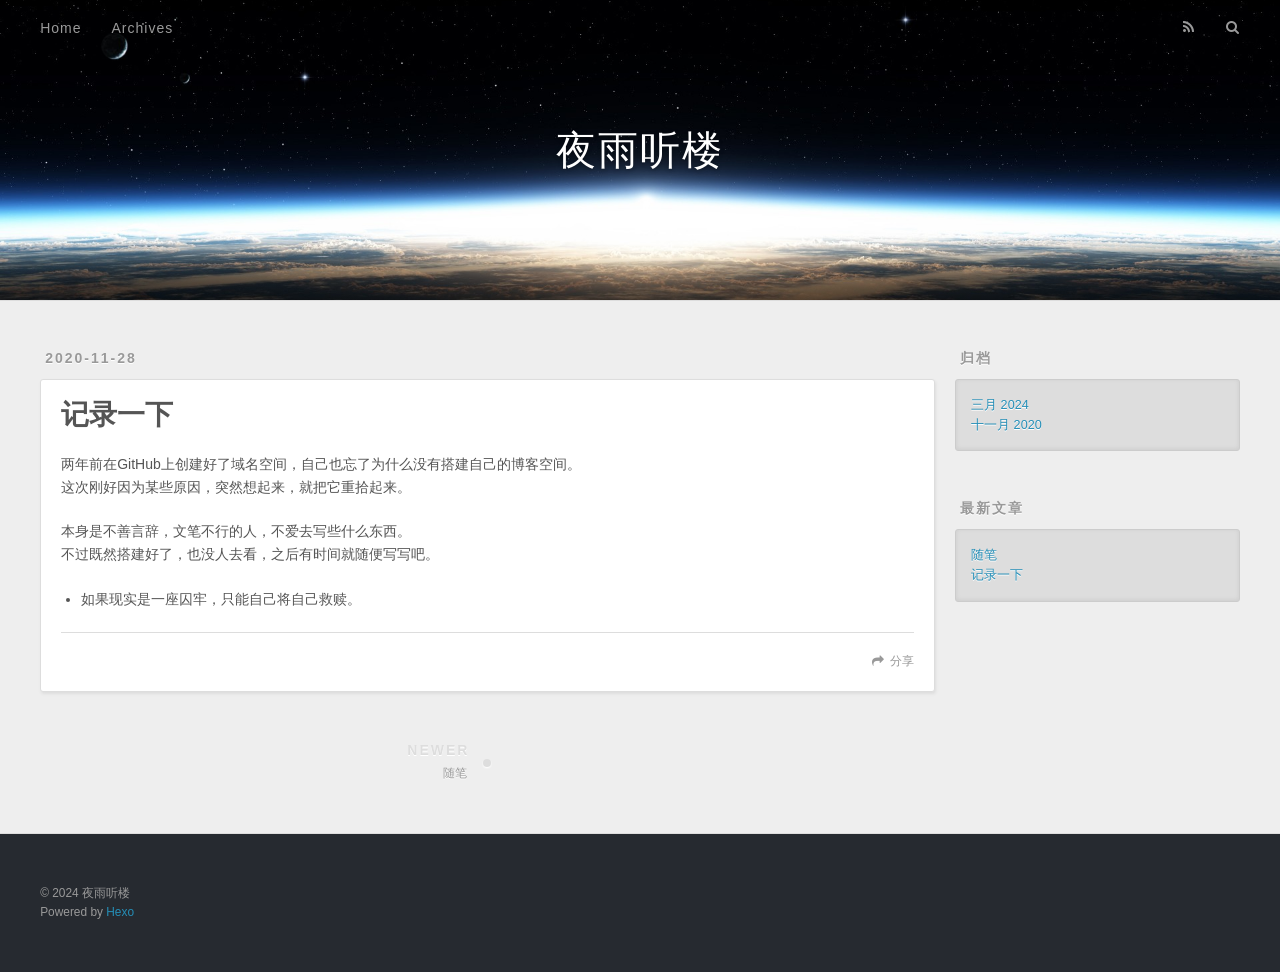
<file: 2020/11/28/首次记录/index.html>
<!DOCTYPE html>
<html>
<head>
  <meta charset="utf-8">
  

  
  <title>记录一下 | 夜雨听楼</title>
  <meta name="viewport" content="width=device-width, initial-scale=1, maximum-scale=1">
  <meta name="description" content="两年前在GitHub上创建好了域名空间，自己也忘了为什么没有搭建自己的博客空间。这次刚好因为某些原因，突然想起来，就把它重拾起来。 本身是不善言辞，文笔不行的人，不爱去写些什么东西。不过既然搭建好了，也没人去看，之后有时间就随便写写吧。  如果现实是一座囚牢，只能自己将自己救赎。">
<meta property="og:type" content="article">
<meta property="og:title" content="记录一下">
<meta property="og:url" content="https://github.com/yeyutinglou/2020/11/28/%E9%A6%96%E6%AC%A1%E8%AE%B0%E5%BD%95/index.html">
<meta property="og:site_name" content="夜雨听楼">
<meta property="og:description" content="两年前在GitHub上创建好了域名空间，自己也忘了为什么没有搭建自己的博客空间。这次刚好因为某些原因，突然想起来，就把它重拾起来。 本身是不善言辞，文笔不行的人，不爱去写些什么东西。不过既然搭建好了，也没人去看，之后有时间就随便写写吧。  如果现实是一座囚牢，只能自己将自己救赎。">
<meta property="og:locale" content="zh_CN">
<meta property="article:published_time" content="2020-11-28T11:45:28.395Z">
<meta property="article:modified_time" content="2020-11-28T13:44:48.928Z">
<meta property="article:author" content="夜雨听楼">
<meta name="twitter:card" content="summary">
  
    <link rel="alternate" href="/atom.xml" title="夜雨听楼" type="application/atom+xml">
  
  
    <link rel="icon" href="/favicon.png">
  
  
    <link href="//fonts.googleapis.com/css?family=Source+Code+Pro" rel="stylesheet" type="text/css">
  
  
<link rel="stylesheet" href="/css/style.css">

<meta name="generator" content="Hexo 5.2.0"></head>

<body>
  <div id="container">
    <div id="wrap">
      <header id="header">
  <div id="banner"></div>
  <div id="header-outer" class="outer">
    <div id="header-title" class="inner">
      <h1 id="logo-wrap">
        <a href="/" id="logo">夜雨听楼</a>
      </h1>
      
    </div>
    <div id="header-inner" class="inner">
      <nav id="main-nav">
        <a id="main-nav-toggle" class="nav-icon"></a>
        
          <a class="main-nav-link" href="/">Home</a>
        
          <a class="main-nav-link" href="/archives">Archives</a>
        
      </nav>
      <nav id="sub-nav">
        
          <a id="nav-rss-link" class="nav-icon" href="/atom.xml" title="RSS Feed"></a>
        
        <a id="nav-search-btn" class="nav-icon" title="搜索"></a>
      </nav>
      <div id="search-form-wrap">
        <form action="//google.com/search" method="get" accept-charset="UTF-8" class="search-form"><input type="search" name="q" class="search-form-input" placeholder="Search"><button type="submit" class="search-form-submit">&#xF002;</button><input type="hidden" name="sitesearch" value="https://github.com/yeyutinglou"></form>
      </div>
    </div>
  </div>
</header>
      <div class="outer">
        <section id="main"><article id="post-首次记录" class="article article-type-post" itemscope itemprop="blogPost">
  <div class="article-meta">
    <a href="/2020/11/28/%E9%A6%96%E6%AC%A1%E8%AE%B0%E5%BD%95/" class="article-date">
  <time datetime="2020-11-28T11:45:28.395Z" itemprop="datePublished">2020-11-28</time>
</a>
    
  </div>
  <div class="article-inner">
    
    
      <header class="article-header">
        
  
    <h1 class="article-title" itemprop="name">
      记录一下
    </h1>
  

      </header>
    
    <div class="article-entry" itemprop="articleBody">
      
        <p>两年前在GitHub上创建好了域名空间，自己也忘了为什么没有搭建自己的博客空间。<br>这次刚好因为某些原因，突然想起来，就把它重拾起来。</p>
<p>本身是不善言辞，文笔不行的人，不爱去写些什么东西。<br>不过既然搭建好了，也没人去看，之后有时间就随便写写吧。</p>
<ul>
<li>如果现实是一座囚牢，只能自己将自己救赎。</li>
</ul>

      
    </div>
    <footer class="article-footer">
      <a data-url="https://github.com/yeyutinglou/2020/11/28/%E9%A6%96%E6%AC%A1%E8%AE%B0%E5%BD%95/" data-id="clucnsicc0001cx2u2k9xcw19" class="article-share-link">分享</a>
      
      
    </footer>
  </div>
  
    
<nav id="article-nav">
  
    <a href="/2024/03/29/%E9%9A%8F%E7%AC%94/" id="article-nav-newer" class="article-nav-link-wrap">
      <strong class="article-nav-caption">Newer</strong>
      <div class="article-nav-title">
        
          随笔
        
      </div>
    </a>
  
  
</nav>

  
</article>

</section>
        
          <aside id="sidebar">
  
    

  
    

  
    
  
    
  <div class="widget-wrap">
    <h3 class="widget-title">归档</h3>
    <div class="widget">
      <ul class="archive-list"><li class="archive-list-item"><a class="archive-list-link" href="/archives/2024/03/">三月 2024</a></li><li class="archive-list-item"><a class="archive-list-link" href="/archives/2020/11/">十一月 2020</a></li></ul>
    </div>
  </div>


  
    
  <div class="widget-wrap">
    <h3 class="widget-title">最新文章</h3>
    <div class="widget">
      <ul>
        
          <li>
            <a href="/2024/03/29/%E9%9A%8F%E7%AC%94/">随笔</a>
          </li>
        
          <li>
            <a href="/2020/11/28/%E9%A6%96%E6%AC%A1%E8%AE%B0%E5%BD%95/">记录一下</a>
          </li>
        
      </ul>
    </div>
  </div>

  
</aside>
        
      </div>
      <footer id="footer">
  
  <div class="outer">
    <div id="footer-info" class="inner">
      &copy; 2024 夜雨听楼<br>
      Powered by <a href="http://hexo.io/" target="_blank">Hexo</a>
    </div>
  </div>
</footer>
    </div>
    <nav id="mobile-nav">
  
    <a href="/" class="mobile-nav-link">Home</a>
  
    <a href="/archives" class="mobile-nav-link">Archives</a>
  
</nav>
    

<script src="//ajax.googleapis.com/ajax/libs/jquery/2.0.3/jquery.min.js"></script>


  
<link rel="stylesheet" href="/fancybox/jquery.fancybox.css">

  
<script src="/fancybox/jquery.fancybox.pack.js"></script>




<script src="/js/script.js"></script>




  </div>
</body>
</html>
</file>
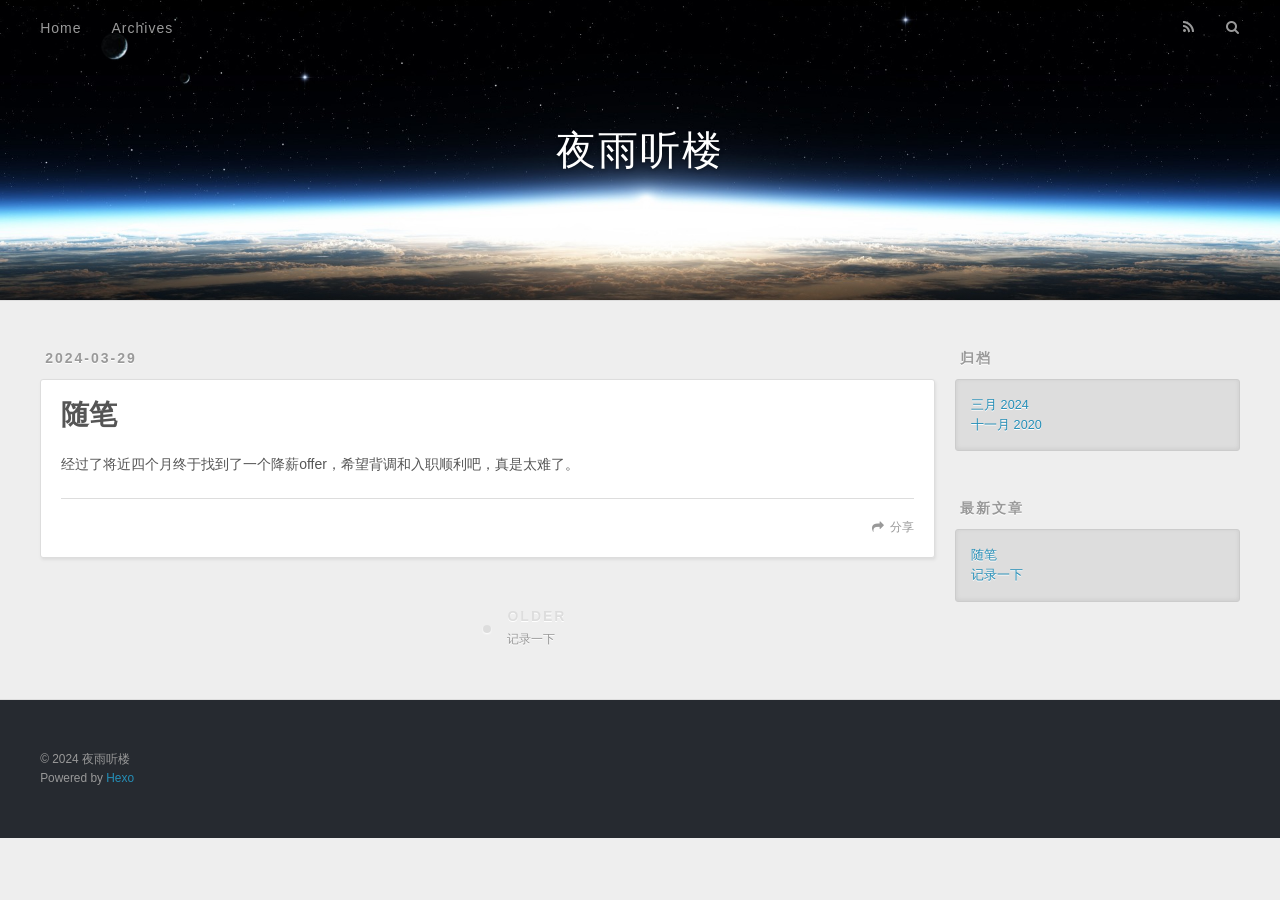
<file: 2024/03/29/随笔/index.html>
<!DOCTYPE html>
<html>
<head>
  <meta charset="utf-8">
  

  
  <title>随笔 | 夜雨听楼</title>
  <meta name="viewport" content="width=device-width, initial-scale=1, maximum-scale=1">
  <meta name="description" content="经过了将近四个月终于找到了一个降薪offer，希望背调和入职顺利吧，真是太难了。">
<meta property="og:type" content="article">
<meta property="og:title" content="随笔">
<meta property="og:url" content="https://github.com/yeyutinglou/2024/03/29/%E9%9A%8F%E7%AC%94/index.html">
<meta property="og:site_name" content="夜雨听楼">
<meta property="og:description" content="经过了将近四个月终于找到了一个降薪offer，希望背调和入职顺利吧，真是太难了。">
<meta property="og:locale" content="zh_CN">
<meta property="article:published_time" content="2024-03-29T12:06:52.000Z">
<meta property="article:modified_time" content="2024-03-29T12:10:15.079Z">
<meta property="article:author" content="夜雨听楼">
<meta name="twitter:card" content="summary">
  
    <link rel="alternate" href="/atom.xml" title="夜雨听楼" type="application/atom+xml">
  
  
    <link rel="icon" href="/favicon.png">
  
  
    <link href="//fonts.googleapis.com/css?family=Source+Code+Pro" rel="stylesheet" type="text/css">
  
  
<link rel="stylesheet" href="/css/style.css">

<meta name="generator" content="Hexo 5.2.0"></head>

<body>
  <div id="container">
    <div id="wrap">
      <header id="header">
  <div id="banner"></div>
  <div id="header-outer" class="outer">
    <div id="header-title" class="inner">
      <h1 id="logo-wrap">
        <a href="/" id="logo">夜雨听楼</a>
      </h1>
      
    </div>
    <div id="header-inner" class="inner">
      <nav id="main-nav">
        <a id="main-nav-toggle" class="nav-icon"></a>
        
          <a class="main-nav-link" href="/">Home</a>
        
          <a class="main-nav-link" href="/archives">Archives</a>
        
      </nav>
      <nav id="sub-nav">
        
          <a id="nav-rss-link" class="nav-icon" href="/atom.xml" title="RSS Feed"></a>
        
        <a id="nav-search-btn" class="nav-icon" title="搜索"></a>
      </nav>
      <div id="search-form-wrap">
        <form action="//google.com/search" method="get" accept-charset="UTF-8" class="search-form"><input type="search" name="q" class="search-form-input" placeholder="Search"><button type="submit" class="search-form-submit">&#xF002;</button><input type="hidden" name="sitesearch" value="https://github.com/yeyutinglou"></form>
      </div>
    </div>
  </div>
</header>
      <div class="outer">
        <section id="main"><article id="post-随笔" class="article article-type-post" itemscope itemprop="blogPost">
  <div class="article-meta">
    <a href="/2024/03/29/%E9%9A%8F%E7%AC%94/" class="article-date">
  <time datetime="2024-03-29T12:06:52.000Z" itemprop="datePublished">2024-03-29</time>
</a>
    
  </div>
  <div class="article-inner">
    
    
      <header class="article-header">
        
  
    <h1 class="article-title" itemprop="name">
      随笔
    </h1>
  

      </header>
    
    <div class="article-entry" itemprop="articleBody">
      
        <p>经过了将近四个月终于找到了一个降薪offer，希望背调和入职顺利吧，真是太难了。</p>

      
    </div>
    <footer class="article-footer">
      <a data-url="https://github.com/yeyutinglou/2024/03/29/%E9%9A%8F%E7%AC%94/" data-id="clucnsibp0000cx2u5fv957q3" class="article-share-link">分享</a>
      
      
    </footer>
  </div>
  
    
<nav id="article-nav">
  
  
    <a href="/2020/11/28/%E9%A6%96%E6%AC%A1%E8%AE%B0%E5%BD%95/" id="article-nav-older" class="article-nav-link-wrap">
      <strong class="article-nav-caption">Older</strong>
      <div class="article-nav-title">记录一下</div>
    </a>
  
</nav>

  
</article>

</section>
        
          <aside id="sidebar">
  
    

  
    

  
    
  
    
  <div class="widget-wrap">
    <h3 class="widget-title">归档</h3>
    <div class="widget">
      <ul class="archive-list"><li class="archive-list-item"><a class="archive-list-link" href="/archives/2024/03/">三月 2024</a></li><li class="archive-list-item"><a class="archive-list-link" href="/archives/2020/11/">十一月 2020</a></li></ul>
    </div>
  </div>


  
    
  <div class="widget-wrap">
    <h3 class="widget-title">最新文章</h3>
    <div class="widget">
      <ul>
        
          <li>
            <a href="/2024/03/29/%E9%9A%8F%E7%AC%94/">随笔</a>
          </li>
        
          <li>
            <a href="/2020/11/28/%E9%A6%96%E6%AC%A1%E8%AE%B0%E5%BD%95/">记录一下</a>
          </li>
        
      </ul>
    </div>
  </div>

  
</aside>
        
      </div>
      <footer id="footer">
  
  <div class="outer">
    <div id="footer-info" class="inner">
      &copy; 2024 夜雨听楼<br>
      Powered by <a href="http://hexo.io/" target="_blank">Hexo</a>
    </div>
  </div>
</footer>
    </div>
    <nav id="mobile-nav">
  
    <a href="/" class="mobile-nav-link">Home</a>
  
    <a href="/archives" class="mobile-nav-link">Archives</a>
  
</nav>
    

<script src="//ajax.googleapis.com/ajax/libs/jquery/2.0.3/jquery.min.js"></script>


  
<link rel="stylesheet" href="/fancybox/jquery.fancybox.css">

  
<script src="/fancybox/jquery.fancybox.pack.js"></script>




<script src="/js/script.js"></script>




  </div>
</body>
</html>
</file>
<file: css/style.css>
body {
  width: 100%;
}
body:before,
body:after {
  content: "";
  display: table;
}
body:after {
  clear: both;
}
html,
body,
div,
span,
applet,
object,
iframe,
h1,
h2,
h3,
h4,
h5,
h6,
p,
blockquote,
pre,
a,
abbr,
acronym,
address,
big,
cite,
code,
del,
dfn,
em,
img,
ins,
kbd,
q,
s,
samp,
small,
strike,
strong,
sub,
sup,
tt,
var,
dl,
dt,
dd,
ol,
ul,
li,
fieldset,
form,
label,
legend,
table,
caption,
tbody,
tfoot,
thead,
tr,
th,
td {
  margin: 0;
  padding: 0;
  border: 0;
  outline: 0;
  font-weight: inherit;
  font-style: inherit;
  font-family: inherit;
  font-size: 100%;
  vertical-align: baseline;
}
body {
  line-height: 1;
  color: #000;
  background: #fff;
}
ol,
ul {
  list-style: none;
}
table {
  border-collapse: separate;
  border-spacing: 0;
  vertical-align: middle;
}
caption,
th,
td {
  text-align: left;
  font-weight: normal;
  vertical-align: middle;
}
a img {
  border: none;
}
input,
button {
  margin: 0;
  padding: 0;
}
input::-moz-focus-inner,
button::-moz-focus-inner {
  border: 0;
  padding: 0;
}
@font-face {
  font-family: FontAwesome;
  font-style: normal;
  font-weight: normal;
  src: url("fonts/fontawesome-webfont.eot?v=#4.0.3");
  src: url("fonts/fontawesome-webfont.eot?#iefix&v=#4.0.3") format("embedded-opentype"), url("fonts/fontawesome-webfont.woff?v=#4.0.3") format("woff"), url("fonts/fontawesome-webfont.ttf?v=#4.0.3") format("truetype"), url("fonts/fontawesome-webfont.svg#fontawesomeregular?v=#4.0.3") format("svg");
}
html,
body,
#container {
  height: 100%;
}
body {
  background: #eee;
  font: 14px -apple-system, BlinkMacSystemFont, "Segoe UI", "Roboto", "Oxygen", "Ubuntu", "Cantarell", "Fira Sans", "Droid Sans", "Helvetica Neue", sans-serif;
  -webkit-text-size-adjust: 100%;
}
.outer {
  max-width: 1220px;
  margin: 0 auto;
  padding: 0 20px;
}
.outer:before,
.outer:after {
  content: "";
  display: table;
}
.outer:after {
  clear: both;
}
.inner {
  display: inline;
  float: left;
  width: 98.33333333333333%;
  margin: 0 0.833333333333333%;
}
.left,
.alignleft {
  float: left;
}
.right,
.alignright {
  float: right;
}
.clear {
  clear: both;
}
#container {
  position: relative;
}
.mobile-nav-on {
  overflow: hidden;
}
#wrap {
  height: 100%;
  width: 100%;
  position: absolute;
  top: 0;
  left: 0;
  -webkit-transition: 0.2s ease-out;
  -moz-transition: 0.2s ease-out;
  -ms-transition: 0.2s ease-out;
  transition: 0.2s ease-out;
  z-index: 1;
  background: #eee;
}
.mobile-nav-on #wrap {
  left: 280px;
}
@media screen and (min-width: 768px) {
  #main {
    display: inline;
    float: left;
    width: 73.33333333333333%;
    margin: 0 0.833333333333333%;
  }
}
.article-date,
.article-category-link,
.archive-year,
.widget-title {
  text-decoration: none;
  text-transform: uppercase;
  letter-spacing: 2px;
  color: #999;
  margin-bottom: 1em;
  margin-left: 5px;
  line-height: 1em;
  text-shadow: 0 1px #fff;
  font-weight: bold;
}
.article-inner,
.archive-article-inner {
  background: #fff;
  -webkit-box-shadow: 1px 2px 3px #ddd;
  box-shadow: 1px 2px 3px #ddd;
  border: 1px solid #ddd;
  border-radius: 3px;
}
.article-entry h1,
.widget h1 {
  font-size: 2em;
}
.article-entry h2,
.widget h2 {
  font-size: 1.5em;
}
.article-entry h3,
.widget h3 {
  font-size: 1.3em;
}
.article-entry h4,
.widget h4 {
  font-size: 1.2em;
}
.article-entry h5,
.widget h5 {
  font-size: 1em;
}
.article-entry h6,
.widget h6 {
  font-size: 1em;
  color: #999;
}
.article-entry hr,
.widget hr {
  border: 1px dashed #ddd;
}
.article-entry strong,
.widget strong {
  font-weight: bold;
}
.article-entry em,
.widget em,
.article-entry cite,
.widget cite {
  font-style: italic;
}
.article-entry sup,
.widget sup,
.article-entry sub,
.widget sub {
  font-size: 0.75em;
  line-height: 0;
  position: relative;
  vertical-align: baseline;
}
.article-entry sup,
.widget sup {
  top: -0.5em;
}
.article-entry sub,
.widget sub {
  bottom: -0.2em;
}
.article-entry small,
.widget small {
  font-size: 0.85em;
}
.article-entry acronym,
.widget acronym,
.article-entry abbr,
.widget abbr {
  border-bottom: 1px dotted;
}
.article-entry ul,
.widget ul,
.article-entry ol,
.widget ol,
.article-entry dl,
.widget dl {
  margin: 0 20px;
  line-height: 1.6em;
}
.article-entry ul ul,
.widget ul ul,
.article-entry ol ul,
.widget ol ul,
.article-entry ul ol,
.widget ul ol,
.article-entry ol ol,
.widget ol ol {
  margin-top: 0;
  margin-bottom: 0;
}
.article-entry ul,
.widget ul {
  list-style: disc;
}
.article-entry ol,
.widget ol {
  list-style: decimal;
}
.article-entry dt,
.widget dt {
  font-weight: bold;
}
#header {
  height: 300px;
  position: relative;
  border-bottom: 1px solid #ddd;
}
#header:before,
#header:after {
  content: "";
  position: absolute;
  left: 0;
  right: 0;
  height: 40px;
}
#header:before {
  top: 0;
  background: -webkit-linear-gradient(rgba(0,0,0,0.2), transparent);
  background: -moz-linear-gradient(rgba(0,0,0,0.2), transparent);
  background: -ms-linear-gradient(rgba(0,0,0,0.2), transparent);
  background: linear-gradient(rgba(0,0,0,0.2), transparent);
}
#header:after {
  bottom: 0;
  background: -webkit-linear-gradient(transparent, rgba(0,0,0,0.2));
  background: -moz-linear-gradient(transparent, rgba(0,0,0,0.2));
  background: -ms-linear-gradient(transparent, rgba(0,0,0,0.2));
  background: linear-gradient(transparent, rgba(0,0,0,0.2));
}
#header-outer {
  height: 100%;
  position: relative;
}
#header-inner {
  position: relative;
  overflow: hidden;
}
#banner {
  position: absolute;
  top: 0;
  left: 0;
  width: 100%;
  height: 100%;
  background: url("images/banner.jpg") center #000;
  -webkit-background-size: cover;
  -moz-background-size: cover;
  background-size: cover;
  z-index: -1;
}
#header-title {
  text-align: center;
  height: 40px;
  position: absolute;
  top: 50%;
  left: 0;
  margin-top: -20px;
}
#logo,
#subtitle {
  text-decoration: none;
  color: #fff;
  font-weight: 300;
  text-shadow: 0 1px 4px rgba(0,0,0,0.3);
}
#logo {
  font-size: 40px;
  line-height: 40px;
  letter-spacing: 2px;
}
#subtitle {
  font-size: 16px;
  line-height: 16px;
  letter-spacing: 1px;
}
#subtitle-wrap {
  margin-top: 16px;
}
#main-nav {
  float: left;
  margin-left: -15px;
}
.nav-icon,
.main-nav-link {
  float: left;
  color: #fff;
  opacity: 0.6;
  text-decoration: none;
  text-shadow: 0 1px rgba(0,0,0,0.2);
  -webkit-transition: opacity 0.2s;
  -moz-transition: opacity 0.2s;
  -ms-transition: opacity 0.2s;
  transition: opacity 0.2s;
  display: block;
  padding: 20px 15px;
}
.nav-icon:hover,
.main-nav-link:hover {
  opacity: 1;
}
.nav-icon {
  font-family: FontAwesome;
  text-align: center;
  font-size: 14px;
  width: 14px;
  height: 14px;
  padding: 20px 15px;
  position: relative;
  cursor: pointer;
}
.main-nav-link {
  font-weight: 300;
  letter-spacing: 1px;
}
@media screen and (max-width: 479px) {
  .main-nav-link {
    display: none;
  }
}
#main-nav-toggle {
  display: none;
}
#main-nav-toggle:before {
  content: "\f0c9";
}
@media screen and (max-width: 479px) {
  #main-nav-toggle {
    display: block;
  }
}
#sub-nav {
  float: right;
  margin-right: -15px;
}
#nav-rss-link:before {
  content: "\f09e";
}
#nav-search-btn:before {
  content: "\f002";
}
#search-form-wrap {
  position: absolute;
  top: 15px;
  width: 150px;
  height: 30px;
  right: -150px;
  opacity: 0;
  -webkit-transition: 0.2s ease-out;
  -moz-transition: 0.2s ease-out;
  -ms-transition: 0.2s ease-out;
  transition: 0.2s ease-out;
}
#search-form-wrap.on {
  opacity: 1;
  right: 0;
}
@media screen and (max-width: 479px) {
  #search-form-wrap {
    width: 100%;
    right: -100%;
  }
}
.search-form {
  position: absolute;
  top: 0;
  left: 0;
  right: 0;
  background: #fff;
  padding: 5px 15px;
  border-radius: 15px;
  -webkit-box-shadow: 0 0 10px rgba(0,0,0,0.3);
  box-shadow: 0 0 10px rgba(0,0,0,0.3);
}
.search-form-input {
  border: none;
  background: none;
  color: #555;
  width: 100%;
  font: 13px -apple-system, BlinkMacSystemFont, "Segoe UI", "Roboto", "Oxygen", "Ubuntu", "Cantarell", "Fira Sans", "Droid Sans", "Helvetica Neue", sans-serif;
  outline: none;
}
.search-form-input::-webkit-search-results-decoration,
.search-form-input::-webkit-search-cancel-button {
  -webkit-appearance: none;
}
.search-form-submit {
  position: absolute;
  top: 50%;
  right: 10px;
  margin-top: -7px;
  font: 13px FontAwesome;
  border: none;
  background: none;
  color: #bbb;
  cursor: pointer;
}
.search-form-submit:hover,
.search-form-submit:focus {
  color: #777;
}
.article {
  margin: 50px 0;
}
.article-inner {
  overflow: hidden;
}
.article-meta:before,
.article-meta:after {
  content: "";
  display: table;
}
.article-meta:after {
  clear: both;
}
.article-date {
  float: left;
}
.article-category {
  float: left;
  line-height: 1em;
  color: #ccc;
  text-shadow: 0 1px #fff;
  margin-left: 8px;
}
.article-category:before {
  content: "\2022";
}
.article-category-link {
  margin: 0 12px 1em;
}
.article-header {
  padding: 20px 20px 0;
}
.article-title {
  text-decoration: none;
  font-size: 2em;
  font-weight: bold;
  color: #555;
  line-height: 1.1em;
  -webkit-transition: color 0.2s;
  -moz-transition: color 0.2s;
  -ms-transition: color 0.2s;
  transition: color 0.2s;
}
a.article-title:hover {
  color: #258fb8;
}
.article-entry {
  color: #555;
  padding: 0 20px;
}
.article-entry:before,
.article-entry:after {
  content: "";
  display: table;
}
.article-entry:after {
  clear: both;
}
.article-entry p,
.article-entry table {
  line-height: 1.6em;
  margin: 1.6em 0;
}
.article-entry h1,
.article-entry h2,
.article-entry h3,
.article-entry h4,
.article-entry h5,
.article-entry h6 {
  font-weight: bold;
}
.article-entry h1,
.article-entry h2,
.article-entry h3,
.article-entry h4,
.article-entry h5,
.article-entry h6 {
  line-height: 1.1em;
  margin: 1.1em 0;
}
.article-entry a {
  color: #258fb8;
  text-decoration: none;
}
.article-entry a:hover {
  text-decoration: underline;
}
.article-entry ul,
.article-entry ol,
.article-entry dl {
  margin-top: 1.6em;
  margin-bottom: 1.6em;
}
.article-entry img,
.article-entry video {
  max-width: 100%;
  height: auto;
  display: block;
  margin: auto;
}
.article-entry iframe {
  border: none;
}
.article-entry table {
  width: 100%;
  border-collapse: collapse;
  border-spacing: 0;
}
.article-entry th {
  font-weight: bold;
  border-bottom: 3px solid #ddd;
  padding-bottom: 0.5em;
}
.article-entry td {
  border-bottom: 1px solid #ddd;
  padding: 10px 0;
}
.article-entry blockquote {
  font-family: Georgia, "Times New Roman", serif;
  font-size: 1.4em;
  margin: 1.6em 20px;
  text-align: center;
}
.article-entry blockquote footer {
  font-size: 14px;
  margin: 1.6em 0;
  font-family: -apple-system, BlinkMacSystemFont, "Segoe UI", "Roboto", "Oxygen", "Ubuntu", "Cantarell", "Fira Sans", "Droid Sans", "Helvetica Neue", sans-serif;
}
.article-entry blockquote footer cite:before {
  content: "—";
  padding: 0 0.5em;
}
.article-entry .pullquote {
  text-align: left;
  width: 45%;
  margin: 0;
}
.article-entry .pullquote.left {
  margin-left: 0.5em;
  margin-right: 1em;
}
.article-entry .pullquote.right {
  margin-right: 0.5em;
  margin-left: 1em;
}
.article-entry .caption {
  color: #999;
  display: block;
  font-size: 0.9em;
  margin-top: 0.5em;
  position: relative;
  text-align: center;
}
.article-entry .video-container {
  position: relative;
  padding-top: 56.25%;
  height: 0;
  overflow: hidden;
}
.article-entry .video-container iframe,
.article-entry .video-container object,
.article-entry .video-container embed {
  position: absolute;
  top: 0;
  left: 0;
  width: 100%;
  height: 100%;
  margin-top: 0;
}
.article-more-link a {
  display: inline-block;
  line-height: 1em;
  padding: 6px 15px;
  border-radius: 15px;
  background: #eee;
  color: #999;
  text-shadow: 0 1px #fff;
  text-decoration: none;
}
.article-more-link a:hover {
  background: #258fb8;
  color: #fff;
  text-decoration: none;
  text-shadow: 0 1px #1e7293;
}
.article-footer {
  font-size: 0.85em;
  line-height: 1.6em;
  border-top: 1px solid #ddd;
  padding-top: 1.6em;
  margin: 0 20px 20px;
}
.article-footer:before,
.article-footer:after {
  content: "";
  display: table;
}
.article-footer:after {
  clear: both;
}
.article-footer a {
  color: #999;
  text-decoration: none;
}
.article-footer a:hover {
  color: #555;
}
.article-tag-list-item {
  float: left;
  margin-right: 10px;
}
.article-tag-list-link:before {
  content: "#";
}
.article-comment-link {
  float: right;
}
.article-comment-link:before {
  content: "\f075";
  font-family: FontAwesome;
  padding-right: 8px;
}
.article-share-link {
  cursor: pointer;
  float: right;
  margin-left: 20px;
}
.article-share-link:before {
  content: "\f064";
  font-family: FontAwesome;
  padding-right: 6px;
}
#article-nav {
  position: relative;
}
#article-nav:before,
#article-nav:after {
  content: "";
  display: table;
}
#article-nav:after {
  clear: both;
}
@media screen and (min-width: 768px) {
  #article-nav {
    margin: 50px 0;
  }
  #article-nav:before {
    width: 8px;
    height: 8px;
    position: absolute;
    top: 50%;
    left: 50%;
    margin-top: -4px;
    margin-left: -4px;
    content: "";
    border-radius: 50%;
    background: #ddd;
    -webkit-box-shadow: 0 1px 2px #fff;
    box-shadow: 0 1px 2px #fff;
  }
}
.article-nav-link-wrap {
  text-decoration: none;
  text-shadow: 0 1px #fff;
  color: #999;
  -webkit-box-sizing: border-box;
  -moz-box-sizing: border-box;
  box-sizing: border-box;
  margin-top: 50px;
  text-align: center;
  display: block;
}
.article-nav-link-wrap:hover {
  color: #555;
}
@media screen and (min-width: 768px) {
  .article-nav-link-wrap {
    width: 50%;
    margin-top: 0;
  }
}
@media screen and (min-width: 768px) {
  #article-nav-newer {
    float: left;
    text-align: right;
    padding-right: 20px;
  }
}
@media screen and (min-width: 768px) {
  #article-nav-older {
    float: right;
    text-align: left;
    padding-left: 20px;
  }
}
.article-nav-caption {
  text-transform: uppercase;
  letter-spacing: 2px;
  color: #ddd;
  line-height: 1em;
  font-weight: bold;
}
#article-nav-newer .article-nav-caption {
  margin-right: -2px;
}
.article-nav-title {
  font-size: 0.85em;
  line-height: 1.6em;
  margin-top: 0.5em;
}
.article-share-box {
  position: absolute;
  display: none;
  background: #fff;
  -webkit-box-shadow: 1px 2px 10px rgba(0,0,0,0.2);
  box-shadow: 1px 2px 10px rgba(0,0,0,0.2);
  border-radius: 3px;
  margin-left: -145px;
  overflow: hidden;
  z-index: 1;
}
.article-share-box.on {
  display: block;
}
.article-share-input {
  width: 100%;
  background: none;
  -webkit-box-sizing: border-box;
  -moz-box-sizing: border-box;
  box-sizing: border-box;
  font: 14px -apple-system, BlinkMacSystemFont, "Segoe UI", "Roboto", "Oxygen", "Ubuntu", "Cantarell", "Fira Sans", "Droid Sans", "Helvetica Neue", sans-serif;
  padding: 0 15px;
  color: #555;
  outline: none;
  border: 1px solid #ddd;
  border-radius: 3px 3px 0 0;
  height: 36px;
  line-height: 36px;
}
.article-share-links {
  background: #eee;
}
.article-share-links:before,
.article-share-links:after {
  content: "";
  display: table;
}
.article-share-links:after {
  clear: both;
}
.article-share-twitter,
.article-share-facebook,
.article-share-pinterest,
.article-share-google {
  width: 50px;
  height: 36px;
  display: block;
  float: left;
  position: relative;
  color: #999;
  text-shadow: 0 1px #fff;
}
.article-share-twitter:before,
.article-share-facebook:before,
.article-share-pinterest:before,
.article-share-google:before {
  font-size: 20px;
  font-family: FontAwesome;
  width: 20px;
  height: 20px;
  position: absolute;
  top: 50%;
  left: 50%;
  margin-top: -10px;
  margin-left: -10px;
  text-align: center;
}
.article-share-twitter:hover,
.article-share-facebook:hover,
.article-share-pinterest:hover,
.article-share-google:hover {
  color: #fff;
}
.article-share-twitter:before {
  content: "\f099";
}
.article-share-twitter:hover {
  background: #00aced;
  text-shadow: 0 1px #008abe;
}
.article-share-facebook:before {
  content: "\f09a";
}
.article-share-facebook:hover {
  background: #3b5998;
  text-shadow: 0 1px #2f477a;
}
.article-share-pinterest:before {
  content: "\f0d2";
}
.article-share-pinterest:hover {
  background: #cb2027;
  text-shadow: 0 1px #a21a1f;
}
.article-share-google:before {
  content: "\f0d5";
}
.article-share-google:hover {
  background: #dd4b39;
  text-shadow: 0 1px #be3221;
}
.article-gallery {
  background: #000;
  position: relative;
}
.article-gallery-photos {
  position: relative;
  overflow: hidden;
}
.article-gallery-img {
  display: none;
  max-width: 100%;
}
.article-gallery-img:first-child {
  display: block;
}
.article-gallery-img.loaded {
  position: absolute;
  display: block;
}
.article-gallery-img img {
  display: block;
  max-width: 100%;
  margin: 0 auto;
}
#comments {
  background: #fff;
  -webkit-box-shadow: 1px 2px 3px #ddd;
  box-shadow: 1px 2px 3px #ddd;
  padding: 20px;
  border: 1px solid #ddd;
  border-radius: 3px;
  margin: 50px 0;
}
#comments a {
  color: #258fb8;
}
.archives-wrap {
  margin: 50px 0;
}
.archives:before,
.archives:after {
  content: "";
  display: table;
}
.archives:after {
  clear: both;
}
.archive-year-wrap {
  margin-bottom: 1em;
}
.archives {
  -webkit-column-gap: 10px;
  -moz-column-gap: 10px;
  column-gap: 10px;
}
@media screen and (min-width: 480px) and (max-width: 767px) {
  .archives {
    -webkit-column-count: 2;
    -moz-column-count: 2;
    column-count: 2;
  }
}
@media screen and (min-width: 768px) {
  .archives {
    -webkit-column-count: 3;
    -moz-column-count: 3;
    column-count: 3;
  }
}
.archive-article {
  -webkit-column-break-inside: avoid;
  page-break-inside: avoid;
  overflow: hidden;
  break-inside: avoid-column;
}
.archive-article-inner {
  padding: 10px;
  margin-bottom: 15px;
}
.archive-article-title {
  text-decoration: none;
  font-weight: bold;
  color: #555;
  -webkit-transition: color 0.2s;
  -moz-transition: color 0.2s;
  -ms-transition: color 0.2s;
  transition: color 0.2s;
  line-height: 1.6em;
}
.archive-article-title:hover {
  color: #258fb8;
}
.archive-article-footer {
  margin-top: 1em;
}
.archive-article-date {
  color: #999;
  text-decoration: none;
  font-size: 0.85em;
  line-height: 1em;
  margin-bottom: 0.5em;
  display: block;
}
#page-nav {
  margin: 50px auto;
  background: #fff;
  -webkit-box-shadow: 1px 2px 3px #ddd;
  box-shadow: 1px 2px 3px #ddd;
  border: 1px solid #ddd;
  border-radius: 3px;
  text-align: center;
  color: #999;
  overflow: hidden;
}
#page-nav:before,
#page-nav:after {
  content: "";
  display: table;
}
#page-nav:after {
  clear: both;
}
#page-nav a,
#page-nav span {
  padding: 10px 20px;
  line-height: 1;
  height: 2ex;
}
#page-nav a {
  color: #999;
  text-decoration: none;
}
#page-nav a:hover {
  background: #999;
  color: #fff;
}
#page-nav .prev {
  float: left;
}
#page-nav .next {
  float: right;
}
#page-nav .page-number {
  display: inline-block;
}
@media screen and (max-width: 479px) {
  #page-nav .page-number {
    display: none;
  }
}
#page-nav .current {
  color: #555;
  font-weight: bold;
}
#page-nav .space {
  color: #ddd;
}
#footer {
  background: #262a30;
  padding: 50px 0;
  border-top: 1px solid #ddd;
  color: #999;
}
#footer a {
  color: #258fb8;
  text-decoration: none;
}
#footer a:hover {
  text-decoration: underline;
}
#footer-info {
  line-height: 1.6em;
  font-size: 0.85em;
}
.article-entry pre,
.article-entry .highlight {
  background: #2d2d2d;
  margin: 0 -20px;
  padding: 15px 20px;
  border-style: solid;
  border-color: #ddd;
  border-width: 1px 0;
  overflow: auto;
  color: #ccc;
  line-height: 22.400000000000002px;
}
.article-entry .highlight .gutter pre,
.article-entry .gist .gist-file .gist-data .line-numbers {
  color: #666;
  font-size: 0.85em;
}
.article-entry pre,
.article-entry code {
  font-family: "Source Code Pro", Consolas, Monaco, Menlo, Consolas, monospace;
}
.article-entry code {
  background: #eee;
  text-shadow: 0 1px #fff;
  padding: 0 0.3em;
}
.article-entry pre code {
  background: none;
  text-shadow: none;
  padding: 0;
}
.article-entry .highlight pre {
  border: none;
  margin: 0;
  padding: 0;
}
.article-entry .highlight table {
  margin: 0;
  width: auto;
}
.article-entry .highlight td {
  border: none;
  padding: 0;
}
.article-entry .highlight figcaption {
  font-size: 0.85em;
  color: #999;
  line-height: 1em;
  margin-bottom: 1em;
}
.article-entry .highlight figcaption:before,
.article-entry .highlight figcaption:after {
  content: "";
  display: table;
}
.article-entry .highlight figcaption:after {
  clear: both;
}
.article-entry .highlight figcaption a {
  float: right;
}
.article-entry .highlight .gutter pre {
  text-align: right;
  padding-right: 20px;
}
.article-entry .highlight .line {
  height: 22.400000000000002px;
}
.article-entry .highlight .line.marked {
  background: #515151;
}
.article-entry .gist {
  margin: 0 -20px;
  border-style: solid;
  border-color: #ddd;
  border-width: 1px 0;
  background: #2d2d2d;
  padding: 15px 20px 15px 0;
}
.article-entry .gist .gist-file {
  border: none;
  font-family: "Source Code Pro", Consolas, Monaco, Menlo, Consolas, monospace;
  margin: 0;
}
.article-entry .gist .gist-file .gist-data {
  background: none;
  border: none;
}
.article-entry .gist .gist-file .gist-data .line-numbers {
  background: none;
  border: none;
  padding: 0 20px 0 0;
}
.article-entry .gist .gist-file .gist-data .line-data {
  padding: 0 !important;
}
.article-entry .gist .gist-file .highlight {
  margin: 0;
  padding: 0;
  border: none;
}
.article-entry .gist .gist-file .gist-meta {
  background: #2d2d2d;
  color: #999;
  font: 0.85em -apple-system, BlinkMacSystemFont, "Segoe UI", "Roboto", "Oxygen", "Ubuntu", "Cantarell", "Fira Sans", "Droid Sans", "Helvetica Neue", sans-serif;
  text-shadow: 0 0;
  padding: 0;
  margin-top: 1em;
  margin-left: 20px;
}
.article-entry .gist .gist-file .gist-meta a {
  color: #258fb8;
  font-weight: normal;
}
.article-entry .gist .gist-file .gist-meta a:hover {
  text-decoration: underline;
}
pre .comment,
pre .title {
  color: #999;
}
pre .variable,
pre .attribute,
pre .tag,
pre .regexp,
pre .ruby .constant,
pre .xml .tag .title,
pre .xml .pi,
pre .xml .doctype,
pre .html .doctype,
pre .css .id,
pre .css .class,
pre .css .pseudo {
  color: #f2777a;
}
pre .number,
pre .preprocessor,
pre .built_in,
pre .literal,
pre .params,
pre .constant {
  color: #f99157;
}
pre .class,
pre .ruby .class .title,
pre .css .rules .attribute {
  color: #9c9;
}
pre .string,
pre .value,
pre .inheritance,
pre .header,
pre .ruby .symbol,
pre .xml .cdata {
  color: #9c9;
}
pre .css .hexcolor {
  color: #6cc;
}
pre .function,
pre .python .decorator,
pre .python .title,
pre .ruby .function .title,
pre .ruby .title .keyword,
pre .perl .sub,
pre .javascript .title,
pre .coffeescript .title {
  color: #69c;
}
pre .keyword,
pre .javascript .function {
  color: #c9c;
}
@media screen and (max-width: 479px) {
  #mobile-nav {
    position: absolute;
    top: 0;
    left: 0;
    width: 280px;
    height: 100%;
    background: #191919;
    border-right: 1px solid #fff;
  }
}
@media screen and (max-width: 479px) {
  .mobile-nav-link {
    display: block;
    color: #999;
    text-decoration: none;
    padding: 15px 20px;
    font-weight: bold;
  }
  .mobile-nav-link:hover {
    color: #fff;
  }
}
@media screen and (min-width: 768px) {
  #sidebar {
    display: inline;
    float: left;
    width: 23.333333333333332%;
    margin: 0 0.833333333333333%;
  }
}
.widget-wrap {
  margin: 50px 0;
}
.widget {
  color: #777;
  text-shadow: 0 1px #fff;
  background: #ddd;
  -webkit-box-shadow: 0 -1px 4px #ccc inset;
  box-shadow: 0 -1px 4px #ccc inset;
  border: 1px solid #ccc;
  padding: 15px;
  border-radius: 3px;
}
.widget a {
  color: #258fb8;
  text-decoration: none;
}
.widget a:hover {
  text-decoration: underline;
}
.widget ul ul,
.widget ol ul,
.widget dl ul,
.widget ul ol,
.widget ol ol,
.widget dl ol,
.widget ul dl,
.widget ol dl,
.widget dl dl {
  margin-left: 15px;
  list-style: disc;
}
.widget {
  line-height: 1.6em;
  word-wrap: break-word;
  font-size: 0.9em;
}
.widget ul,
.widget ol {
  list-style: none;
  margin: 0;
}
.widget ul ul,
.widget ol ul,
.widget ul ol,
.widget ol ol {
  margin: 0 20px;
}
.widget ul ul,
.widget ol ul {
  list-style: disc;
}
.widget ul ol,
.widget ol ol {
  list-style: decimal;
}
.category-list-count,
.tag-list-count,
.archive-list-count {
  padding-left: 5px;
  color: #999;
  font-size: 0.85em;
}
.category-list-count:before,
.tag-list-count:before,
.archive-list-count:before {
  content: "(";
}
.category-list-count:after,
.tag-list-count:after,
.archive-list-count:after {
  content: ")";
}
.tagcloud a {
  margin-right: 5px;
  display: inline-block;
}
</file>
